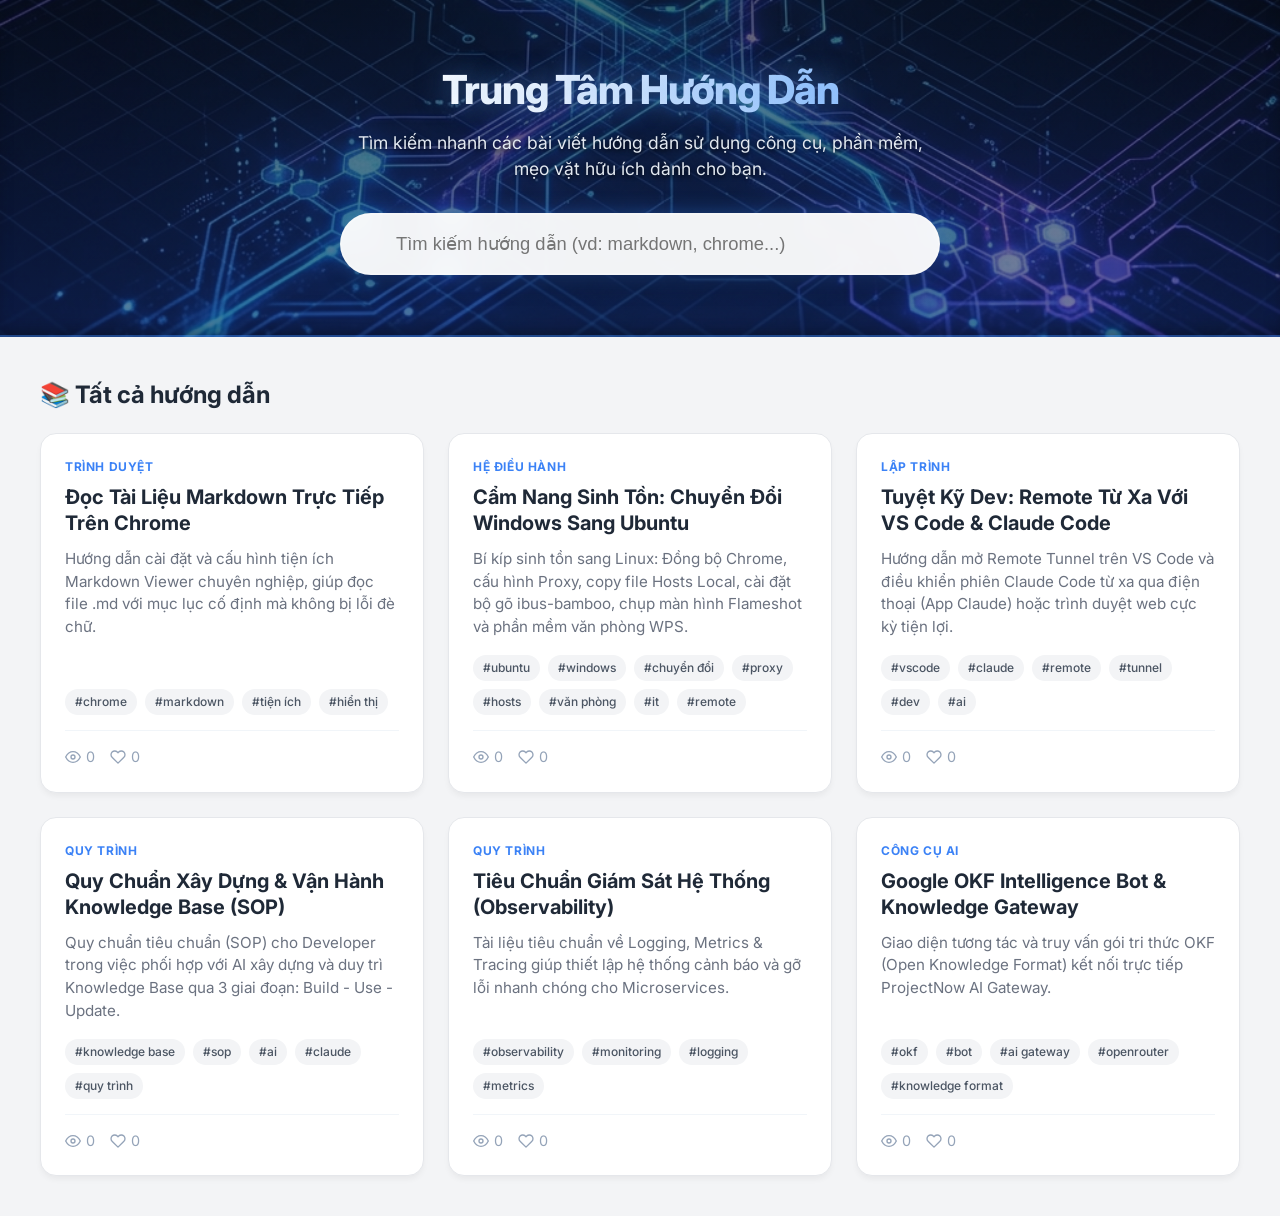
<file: index.html>
<!DOCTYPE html>
<html lang="vi">
<head>
    <meta charset="UTF-8">
    <meta name="viewport" content="width=device-width, initial-scale=1.0">
    <title>Trung Tâm Hướng Dẫn - User Guidelines Hub</title>
    <link rel="icon" type="image/png" href="assets/images/favicon.png">
    <link href="https://fonts.googleapis.com/css2?family=Inter:wght@400;500;700;800&display=swap" rel="stylesheet">
    <link rel="stylesheet" href="assets/css/main.css?v=4">
</head>
<body>

    <header class="header">
        <h1>Trung Tâm Hướng Dẫn</h1>
        <p>Tìm kiếm nhanh các bài viết hướng dẫn sử dụng công cụ, phần mềm, mẹo vặt hữu ích dành cho bạn.</p>
        
        <div class="search-container">
            <svg class="search-icon" width="20" height="20" viewBox="0 0 24 24" fill="none" stroke="currentColor" stroke-width="2" stroke-linecap="round" stroke-linejoin="round">
                <circle cx="11" cy="11" r="8"></circle>
                <line x1="21" y1="21" x2="16.65" y2="16.65"></line>
            </svg>
            <input type="text" id="searchInput" class="search-input" placeholder="Tìm kiếm hướng dẫn (vd: markdown, chrome...)">
        </div>
    </header>

    <main class="main-content">
        <h2 class="section-title">
            📚 Tất cả hướng dẫn
        </h2>
        <div class="guides-grid" id="guidesGrid">
            <!-- Cards will be populated by JS -->
        </div>
    </main>

    <!-- Data and Logic -->
    <script src="data.js?v=3"></script>
    <script src="assets/js/sync-engine.js"></script>
    <script src="assets/js/search.js?v=3"></script>
</body>
</html>
</file>
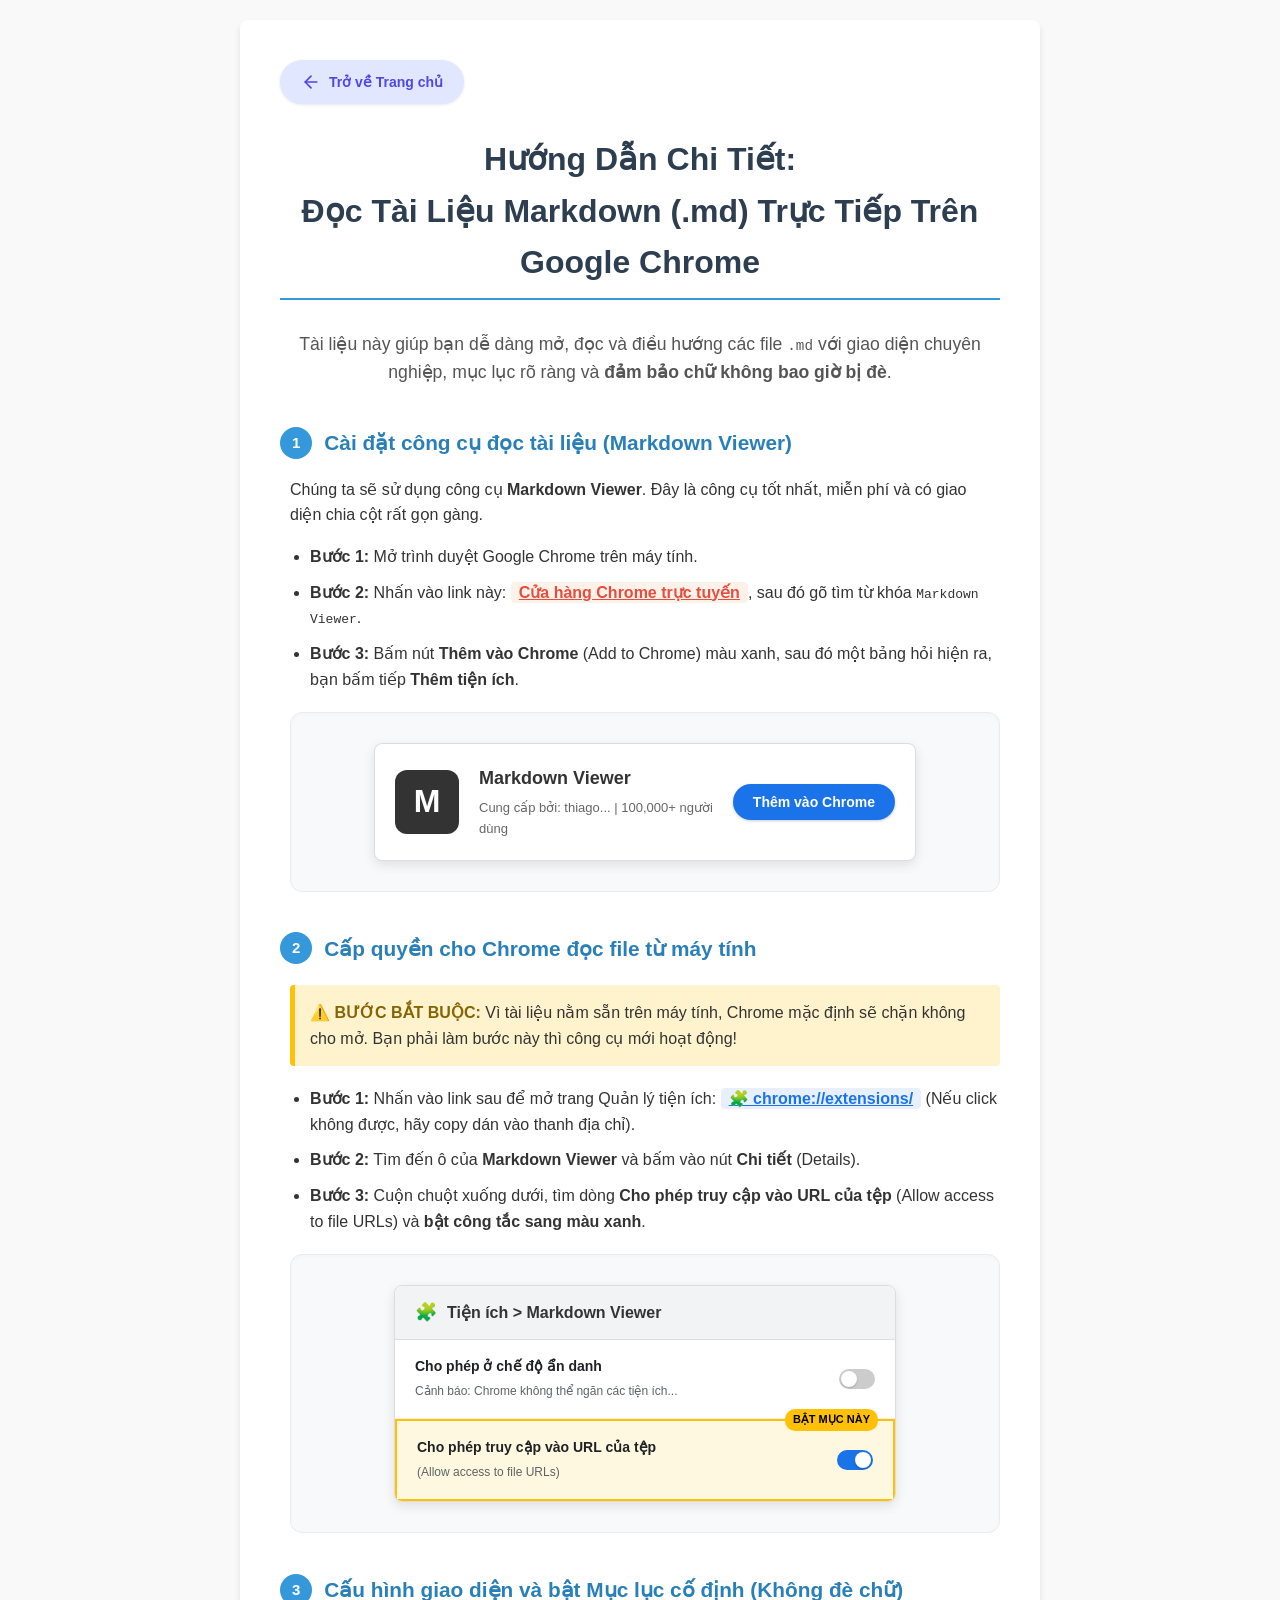
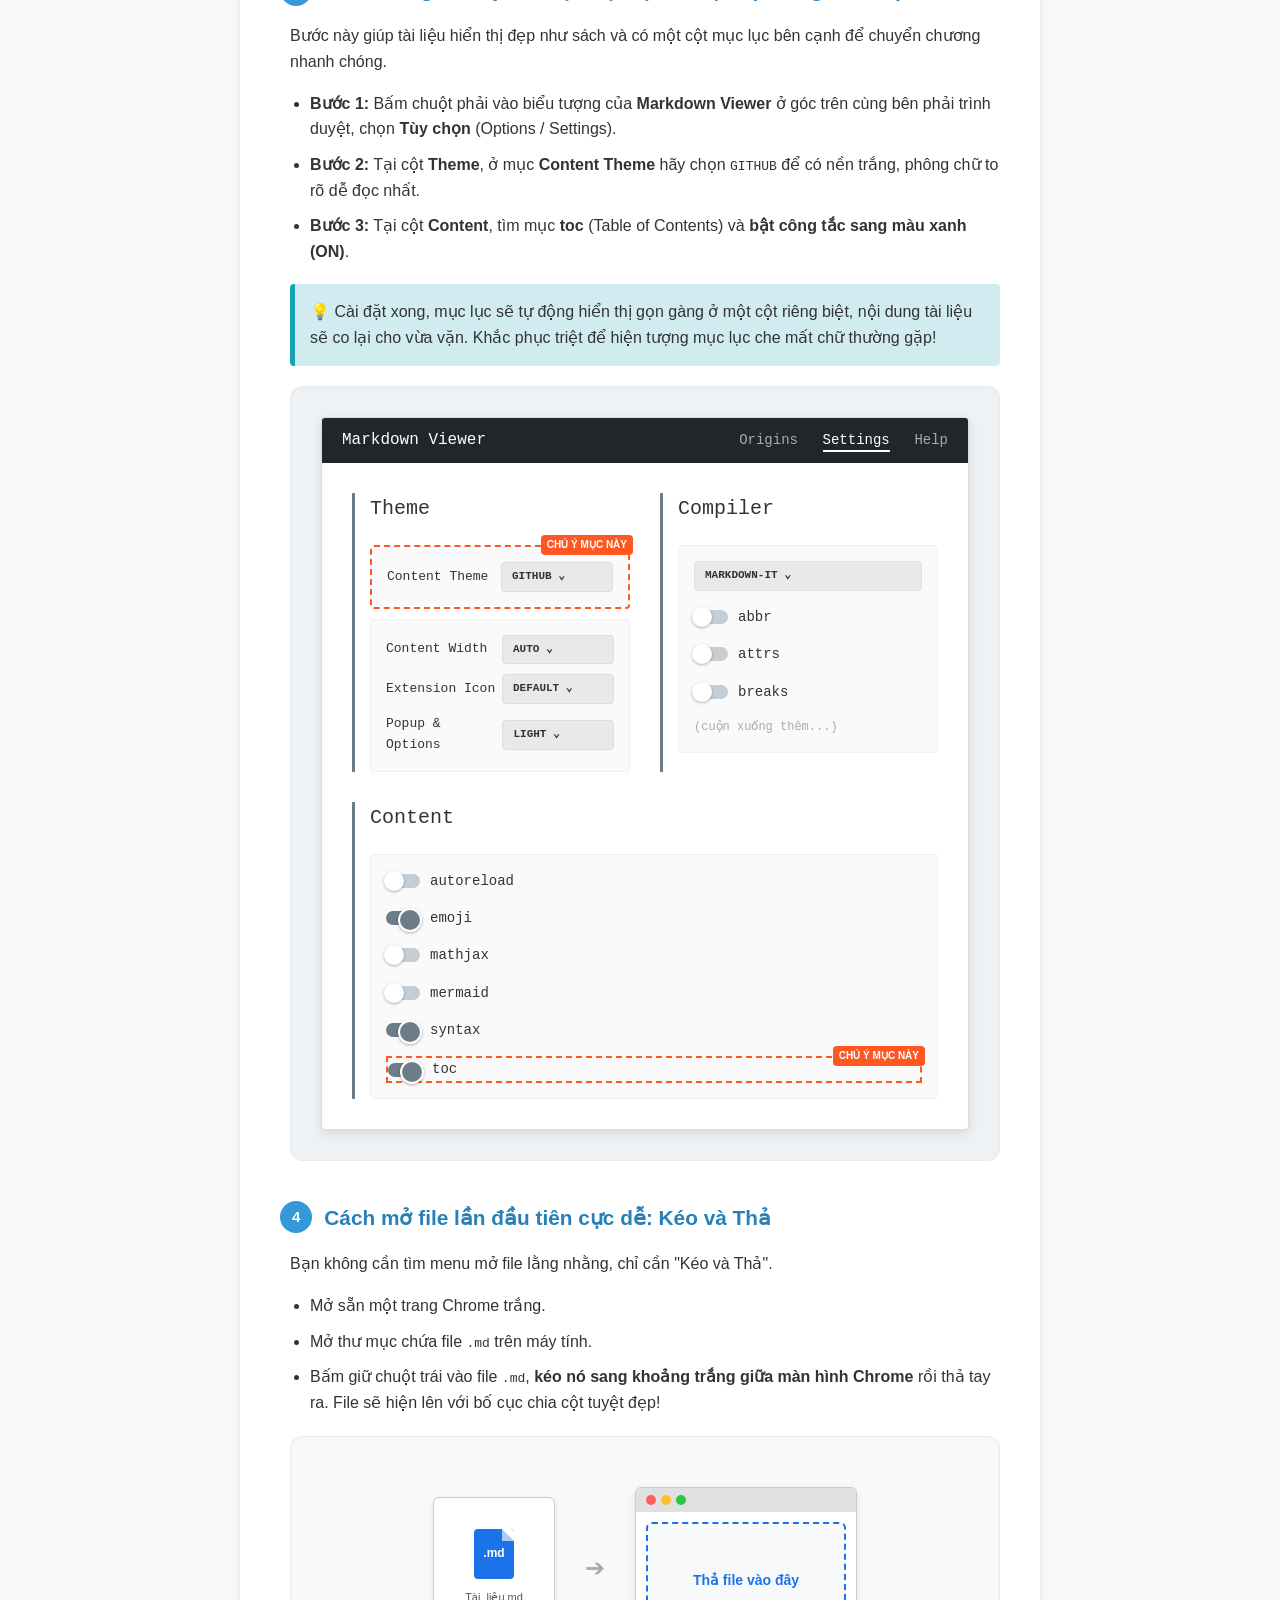
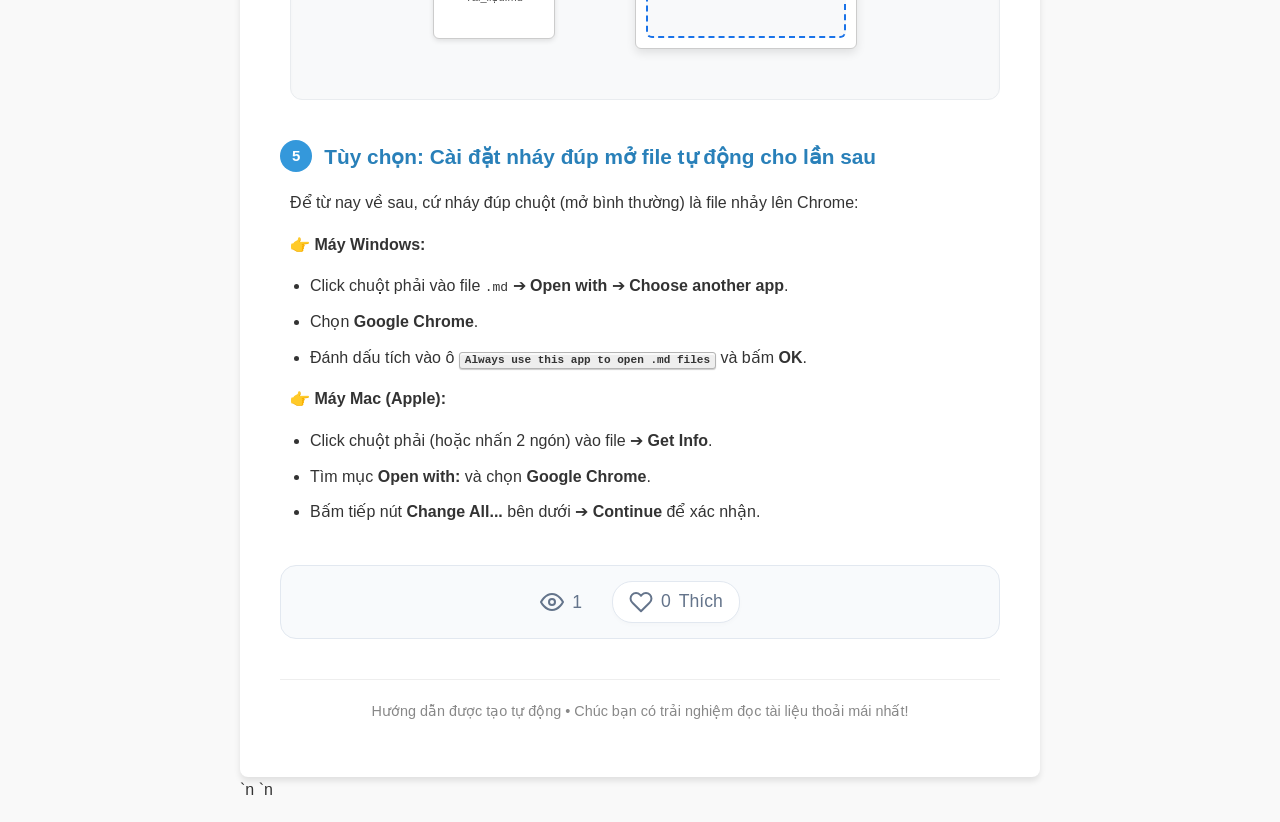
<file: guides/browser-tools/Huong_dan_doc_file_Markdown_Chrome_V2.html>
<!DOCTYPE html>
<html lang="vi">
<head>
    <meta charset="UTF-8">
    <title>Hướng Dẫn Đọc File Markdown Trên Chrome (Bản Chuẩn Cập Nhật)</title>
    <link rel="icon" type="image/png" href="../../assets/images/favicon.png">
    <link rel="stylesheet" href="../../assets/css/guide.css?v=3">
</head>
<body>
    <div class="container">
        <nav class="breadcrumb">
            <a href="../../index.html" class="back-link">
                <svg width="20" height="20" viewBox="0 0 24 24" fill="none" stroke="currentColor" stroke-width="2" stroke-linecap="round" stroke-linejoin="round">
                    <line x1="19" y1="12" x2="5" y2="12"></line>
                    <polyline points="12 19 5 12 12 5"></polyline>
                </svg>
                Trở về Trang chủ
            </a>
        </nav>
        <h1>Hướng Dẫn Chi Tiết:<br>Đọc Tài Liệu Markdown (.md) Trực Tiếp Trên Google Chrome</h1>
        <p style="text-align: center; font-size: 1.1em; color: #555;">Tài liệu này giúp bạn dễ dàng mở, đọc và điều hướng các file <code>.md</code> với giao diện chuyên nghiệp, mục lục rõ ràng và <strong>đảm bảo chữ không bao giờ bị đè</strong>.</p>

        <h2><span>1</span> Cài đặt công cụ đọc tài liệu (Markdown Viewer)</h2>
        <div class="step">
            <p>Chúng ta sẽ sử dụng công cụ <strong>Markdown Viewer</strong>. Đây là công cụ tốt nhất, miễn phí và có giao diện chia cột rất gọn gàng.</p>
            <ul>
                <li><strong>Bước 1:</strong> Mở trình duyệt Google Chrome trên máy tính.</li>
                <li><strong>Bước 2:</strong> Nhấn vào link này: <a href="https://chromewebstore.google.com/category/extensions?utm_source=ext_sidebar&hl=en-US" target="_blank" style="color: #e74c3c; font-weight: bold; text-decoration: underline; background: #fdf2e9; padding: 2px 8px; border-radius: 4px;">Cửa hàng Chrome trực tuyến</a>, sau đó gõ tìm từ khóa <code>Markdown Viewer</code>.</li>
                <li><strong>Bước 3:</strong> Bấm nút <strong>Thêm vào Chrome</strong> (Add to Chrome) màu xanh, sau đó một bảng hỏi hiện ra, bạn bấm tiếp <strong>Thêm tiện ích</strong>.</li>
            </ul>
            <div class="mockup-wrapper">
                <div class="chrome-store">
                    <div class="ext-icon-mock">M</div>
                    <div class="ext-details" style="flex: 1;">
                        <h3>Markdown Viewer</h3>
                        <p>Cung cấp bởi: thiago... | 100,000+ người dùng</p>
                    </div>
                    <div>
                        <a href="https://chromewebstore.google.com/category/extensions?utm_source=ext_sidebar&hl=en-US" target="_blank" style="text-decoration: none;">
                            <button class="btn-add-chrome" style="pointer-events: none;">Thêm vào Chrome</button>
                        </a>
                    </div>
                </div>
            </div>
        </div>

        <h2><span>2</span> Cấp quyền cho Chrome đọc file từ máy tính</h2>
        <div class="step">
            <div class="important-note">
                <strong>⚠️ BƯỚC BẮT BUỘC:</strong> Vì tài liệu nằm sẵn trên máy tính, Chrome mặc định sẽ chặn không cho mở. Bạn phải làm bước này thì công cụ mới hoạt động!
            </div>
            <ul>
                <li><strong>Bước 1:</strong> Nhấn vào link sau để mở trang Quản lý tiện ích: <a href="chrome://extensions/" target="_blank" style="color: #1a73e8; font-weight: bold; text-decoration: underline; background: #e8f0fe; padding: 2px 8px; border-radius: 4px;">🧩 chrome://extensions/</a> (Nếu click không được, hãy copy dán vào thanh địa chỉ).</li>
                <li><strong>Bước 2:</strong> Tìm đến ô của <strong>Markdown Viewer</strong> và bấm vào nút <strong>Chi tiết</strong> (Details).</li>
                <li><strong>Bước 3:</strong> Cuộn chuột xuống dưới, tìm dòng <strong>Cho phép truy cập vào URL của tệp</strong> (Allow access to file URLs) và <strong>bật công tắc sang màu xanh</strong>.</li>
            </ul>
            <div class="mockup-wrapper">
                <div class="ext-setting">
                    <div class="ext-setting-header">
                        <span style="font-size:18px;">🧩</span> Tiện ích > Markdown Viewer
                    </div>
                    <div class="ext-setting-body">
                        <div class="setting-row">
                            <div class="setting-text">
                                <strong>Cho phép ở chế độ ẩn danh</strong>
                                <span>Cảnh báo: Chrome không thể ngăn các tiện ích...</span>
                            </div>
                            <div class="toggle-switch off"></div>
                        </div>
                        <div class="setting-row highlight">
                            <div class="setting-text">
                                <strong>Cho phép truy cập vào URL của tệp</strong>
                                <span>(Allow access to file URLs)</span>
                            </div>
                            <div class="toggle-switch"></div>
                        </div>
                    </div>
                </div>
            </div>
        </div>

        <h2><span>3</span> Cấu hình giao diện và bật Mục lục cố định (Không đè chữ)</h2>
        <div class="step">
            <p>Bước này giúp tài liệu hiển thị đẹp như sách và có một cột mục lục bên cạnh để chuyển chương nhanh chóng.</p>
            <ul>
                <li><strong>Bước 1:</strong> Bấm chuột phải vào biểu tượng của <strong>Markdown Viewer</strong> ở góc trên cùng bên phải trình duyệt, chọn <strong>Tùy chọn</strong> (Options / Settings).</li>
                <li><strong>Bước 2:</strong> Tại cột <strong>Theme</strong>, ở mục <strong>Content Theme</strong> hãy chọn <code>GITHUB</code> để có nền trắng, phông chữ to rõ dễ đọc nhất.</li>
                <li><strong>Bước 3:</strong> Tại cột <strong>Content</strong>, tìm mục <strong>toc</strong> (Table of Contents) và <strong>bật công tắc sang màu xanh (ON)</strong>.</li>
            </ul>
            <div class="pro-tip">
                💡 Cài đặt xong, mục lục sẽ tự động hiển thị gọn gàng ở một cột riêng biệt, nội dung tài liệu sẽ co lại cho vừa vặn. Khắc phục triệt để hiện tượng mục lục che mất chữ thường gặp!
            </div>
            <div class="mockup-wrapper" style="background: #eef2f5;">
                <div class="md-settings-mockup">
                    <div class="md-settings-header">
                        <div>Markdown Viewer</div>
                        <div class="md-settings-nav">
                            <span>Origins</span>
                            <span class="active">Settings</span>
                            <span>Help</span>
                        </div>
                    </div>
                    <div class="md-settings-body">
                        <div class="md-column">
                            <h3>Theme</h3>
                            <div class="md-box highlight-border" style="margin-bottom: 10px;">
                                <div class="md-row">
                                    <span>Content Theme</span>
                                    <div class="md-select">GITHUB ⌄</div>
                                </div>
                            </div>
                            <div class="md-box">
                                <div class="md-row" style="margin-bottom: 10px;">
                                    <span>Content Width</span>
                                    <div class="md-select">AUTO ⌄</div>
                                </div>
                                <div class="md-row" style="margin-bottom: 10px;">
                                    <span>Extension Icon</span>
                                    <div class="md-select">DEFAULT ⌄</div>
                                </div>
                                <div class="md-row">
                                    <span>Popup & Options</span>
                                    <div class="md-select">LIGHT ⌄</div>
                                </div>
                            </div>
                        </div>
                        <div class="md-column">
                            <h3>Compiler</h3>
                            <div class="md-box">
                                <div class="md-select wide">MARKDOWN-IT ⌄</div>
                                <div class="md-toggle-row"><div class="md-toggle"></div> abbr</div>
                                <div class="md-toggle-row"><div class="md-toggle"></div> attrs</div>
                                <div class="md-toggle-row"><div class="md-toggle"></div> breaks</div>
                                <div style="color: #aaa; font-size: 12px; margin-top: 10px;">(cuộn xuống thêm...)</div>
                            </div>
                        </div>
                        <div class="md-column">
                            <h3>Content</h3>
                            <div class="md-box">
                                <div class="md-toggle-row"><div class="md-toggle"></div> autoreload</div>
                                <div class="md-toggle-row"><div class="md-toggle on"></div> emoji</div>
                                <div class="md-toggle-row"><div class="md-toggle"></div> mathjax</div>
                                <div class="md-toggle-row"><div class="md-toggle"></div> mermaid</div>
                                <div class="md-toggle-row"><div class="md-toggle on"></div> syntax</div>
                                <div class="md-toggle-row highlight-border"><div class="md-toggle on"></div> toc</div>
                            </div>
                        </div>
                    </div>
                </div>
            </div>
        </div>

        <h2><span>4</span> Cách mở file lần đầu tiên cực dễ: Kéo và Thả</h2>
        <div class="step">
            <p>Bạn không cần tìm menu mở file lằng nhằng, chỉ cần "Kéo và Thả".</p>
            <ul>
                <li>Mở sẵn một trang Chrome trắng.</li>
                <li>Mở thư mục chứa file <code>.md</code> trên máy tính.</li>
                <li>Bấm giữ chuột trái vào file <code>.md</code>, <strong>kéo nó sang khoảng trắng giữa màn hình Chrome</strong> rồi thả tay ra. File sẽ hiện lên với bố cục chia cột tuyệt đẹp!</li>
            </ul>
            <div class="mockup-wrapper">
                <div class="drag-mockup">
                    <div class="desktop-folder">
                        <div class="file-md">.md</div>
                        <div style="font-size: 11px; margin-top: 10px; color: #555; text-align: center;">Tài_liệu.md</div>
                    </div>
                    <div style="font-size: 24px; color: #aaa;">➔</div>
                    <div class="browser-window-mock">
                        <div class="browser-top">
                            <div class="browser-dot"></div>
                            <div class="browser-dot"></div>
                            <div class="browser-dot"></div>
                        </div>
                        <div class="browser-body">
                            Thả file vào đây
                        </div>
                    </div>
                </div>
            </div>
        </div>

        <h2><span>5</span> Tùy chọn: Cài đặt nháy đúp mở file tự động cho lần sau</h2>
        <div class="step">
            <p>Để từ nay về sau, cứ nháy đúp chuột (mở bình thường) là file nhảy lên Chrome:</p>
            <p><strong>👉 Máy Windows:</strong></p>
            <ul>
                <li>Click chuột phải vào file <code>.md</code> ➔ <strong>Open with</strong> ➔ <strong>Choose another app</strong>.</li>
                <li>Chọn <strong>Google Chrome</strong>.</li>
                <li>Đánh dấu tích vào ô <kbd>Always use this app to open .md files</kbd> và bấm <strong>OK</strong>.</li>
            </ul>
            <p><strong>👉 Máy Mac (Apple):</strong></p>
            <ul>
                <li>Click chuột phải (hoặc nhấn 2 ngón) vào file ➔ <strong>Get Info</strong>.</li>
                <li>Tìm mục <strong>Open with:</strong> và chọn <strong>Google Chrome</strong>.</li>
                <li>Bấm tiếp nút <strong>Change All...</strong> bên dưới ➔ <strong>Continue</strong> để xác nhận.</li>
            </ul>
        </div>

        <div class="interaction-bar">
            <div class="interaction-item" title="Lượt xem">
                <svg width="24" height="24" viewBox="0 0 24 24" fill="none" stroke="currentColor" stroke-width="2" stroke-linecap="round" stroke-linejoin="round">
                    <path d="M1 12s4-8 11-8 11 8 11 8-4 8-11 8-11-8-11-8z"></path>
                    <circle cx="12" cy="12" r="3"></circle>
                </svg>
                <span id="viewCount">...</span>
            </div>
            <button id="likeBtn" class="interaction-btn" title="Thích bài viết">
                <svg width="24" height="24" viewBox="0 0 24 24" fill="none" stroke="currentColor" stroke-width="2" stroke-linecap="round" stroke-linejoin="round">
                    <path d="M20.84 4.61a5.5 5.5 0 0 0-7.78 0L12 5.67l-1.06-1.06a5.5 5.5 0 0 0-7.78 7.78l1.06 1.06L12 21.23l7.78-7.78 1.06-1.06a5.5 5.5 0 0 0 0-7.78z"></path>
                </svg>
                <span id="likeCount">...</span> Thích
            </button>
        </div>
        
        <hr style="border: 0; border-top: 1px solid #eee; margin: 40px 0 20px;">
        <p style="text-align: center; color: #888; font-size: 0.9em;">Hướng dẫn được tạo tự động • Chúc bạn có trải nghiệm đọc tài liệu thoải mái nhất!</p>
    </div>

    <!-- Nút Lên Đầu Trang -->
    <button id="backToTop" class="back-to-top" aria-label="Lên đầu trang">
        <svg width="20" height="20" viewBox="0 0 24 24" fill="none" stroke="currentColor" stroke-width="3" stroke-linecap="round" stroke-linejoin="round">
            <polyline points="18 15 12 9 6 15"></polyline>
        </svg>
        <span>Lên Đầu Trang</span>
    </button>

    <script src="../../data.js"></script>`n    <script src="../../assets/js/guide.js?v=2"></script>
    <script src="../../assets/js/sync-engine.js"></script>`n    <script src="../../assets/js/interaction.js"></script>
</body>
</html>
</file>
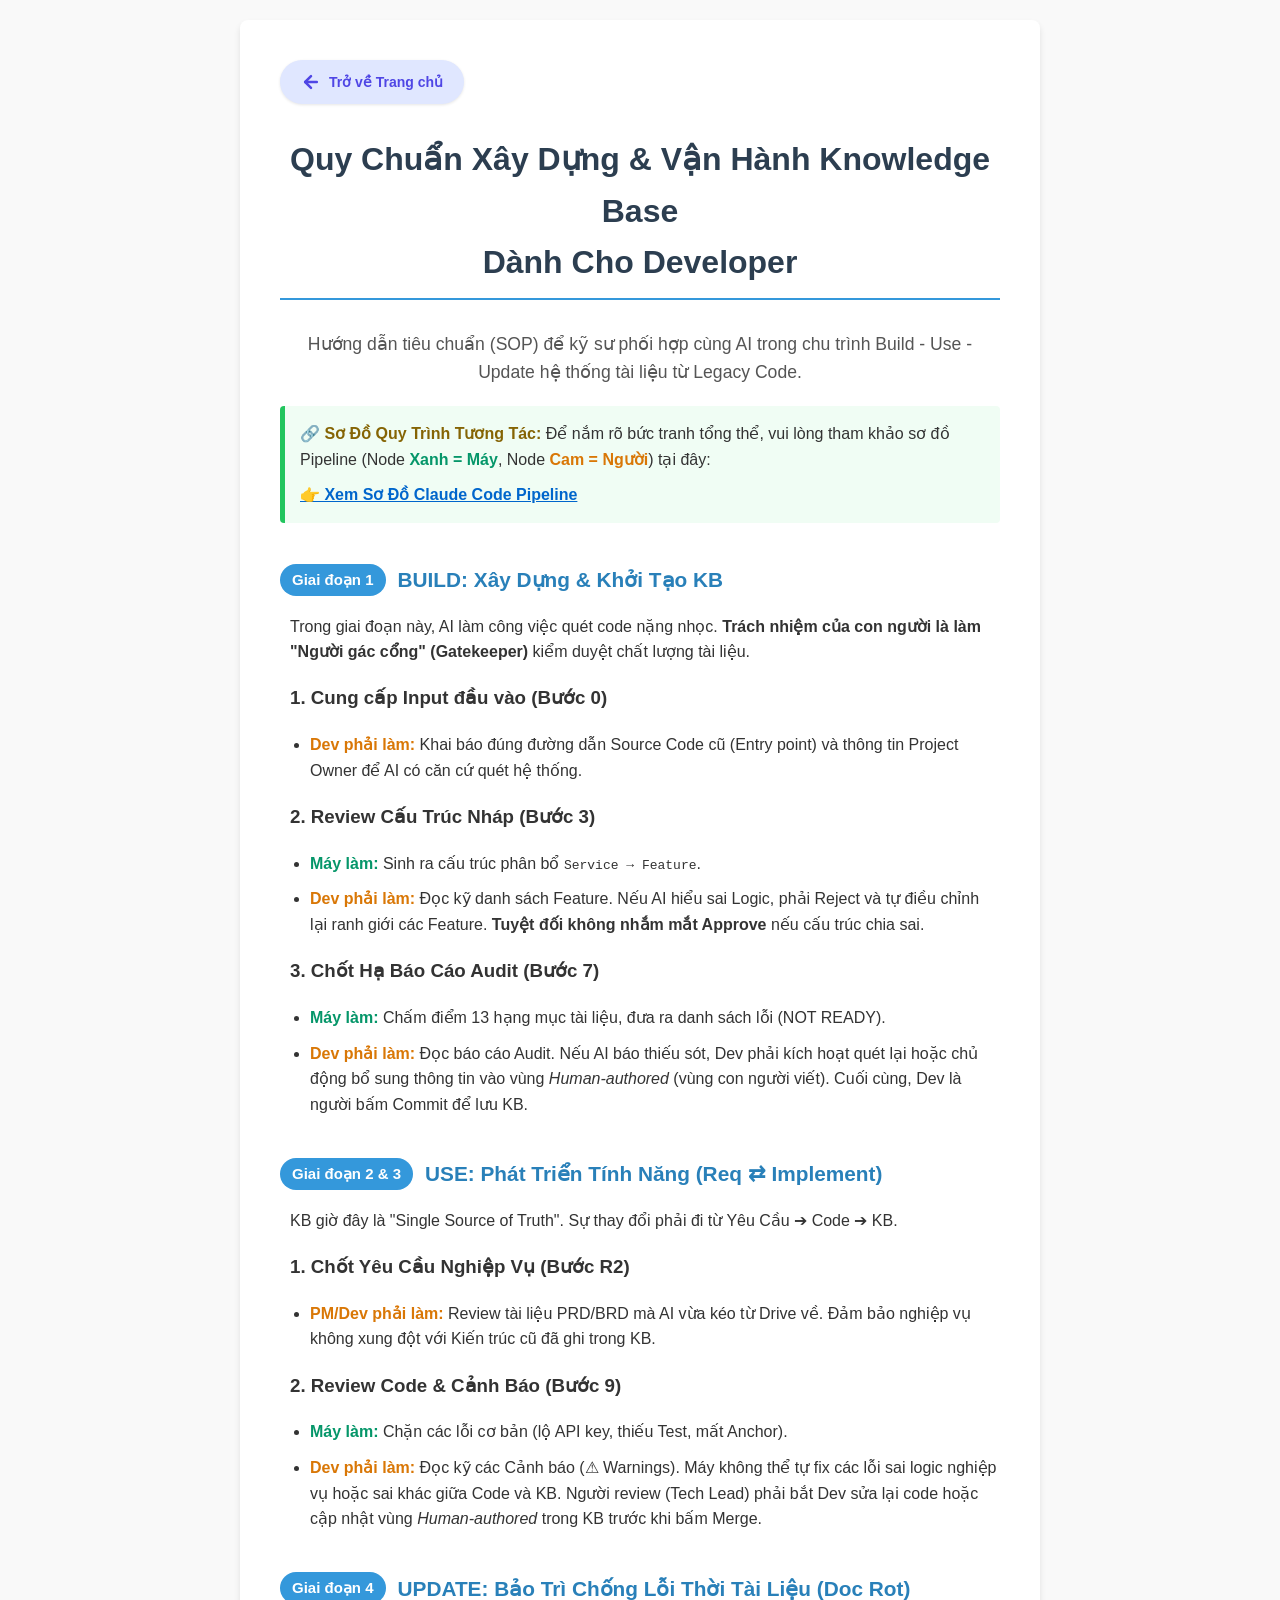
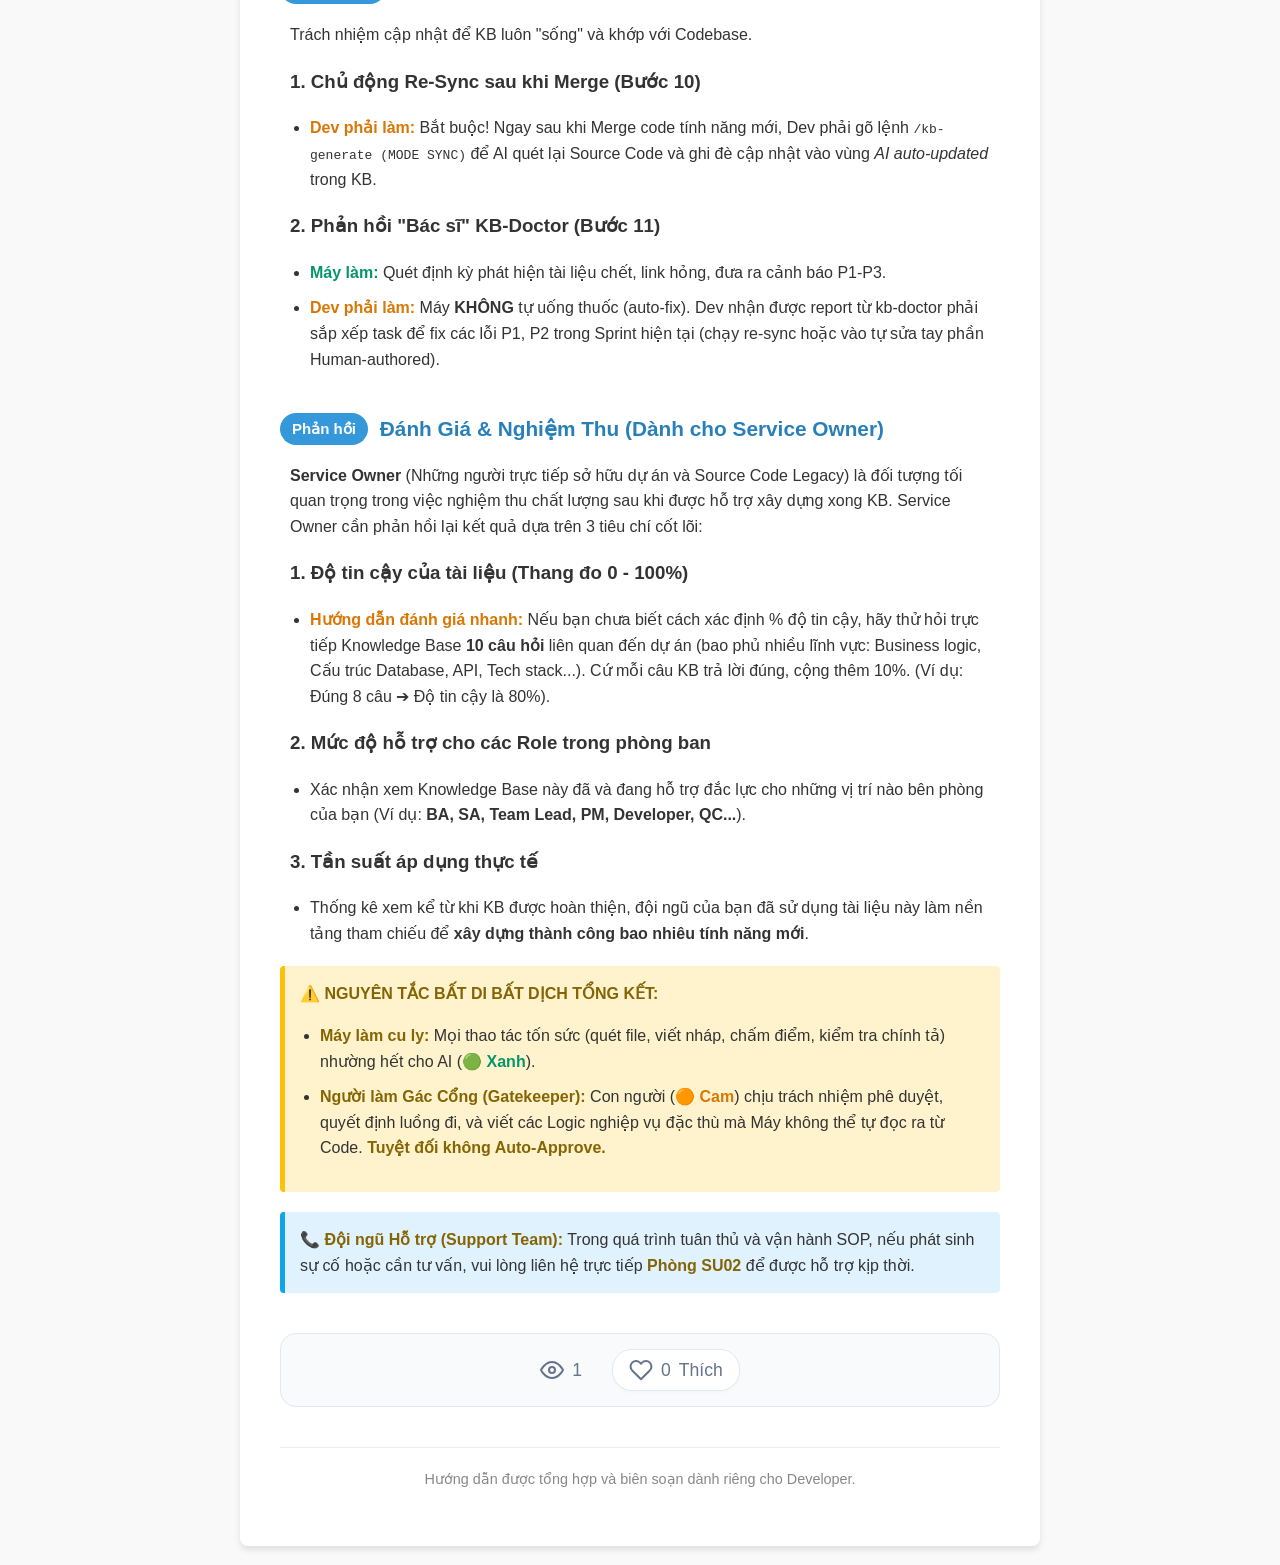
<file: guides/knowledge-base/kb-sop.html>
<!DOCTYPE html>
<html lang="vi">
<head>
    <meta charset="UTF-8">
    <title>Quy Chuẩn Xây Dựng & Vận Hành Knowledge Base (SOP)</title>
    <link rel="icon" type="image/png" href="../../assets/images/favicon.png">
    <link rel="stylesheet" href="../../assets/css/guide.css?v=4">
    <style>
        .role-human { color: #d97706; font-weight: bold; }
        .role-machine { color: #059669; font-weight: bold; }
    </style>
</head>
<body>
    <div class="container">
        <nav class="breadcrumb">
            <a href="../../index.html" class="back-link">
                <svg width="20" height="20" viewBox="0 0 24 24" fill="none" stroke="currentColor" stroke-width="3" stroke-linecap="round" stroke-linejoin="round">
                    <line x1="19" y1="12" x2="5" y2="12"></line>
                    <polyline points="12 19 5 12 12 5"></polyline>
                </svg>
                Trở về Trang chủ
            </a>
        </nav>
        
        <h1>Quy Chuẩn Xây Dựng & Vận Hành Knowledge Base<br>Dành Cho Developer</h1>
        <p style="text-align: center; font-size: 1.1em; color: #555;">Hướng dẫn tiêu chuẩn (SOP) để kỹ sư phối hợp cùng AI trong chu trình Build - Use - Update hệ thống tài liệu từ Legacy Code.</p>
        
        <div class="important-note" style="background-color: #f0fdf4; border-left-color: #22c55e;">
            <strong>🔗 Sơ Đồ Quy Trình Tương Tác:</strong> Để nắm rõ bức tranh tổng thể, vui lòng tham khảo sơ đồ Pipeline (Node <span class="role-machine">Xanh = Máy</span>, Node <span class="role-human">Cam = Người</span>) tại đây:<br>
            <a href="https://claude.ai/code/artifact/89d0e362-c091-464b-8df4-fce9ea449406" target="_blank" style="display: inline-block; margin-top: 10px; font-weight: bold; color: #0066cc;">👉 Xem Sơ Đồ Claude Code Pipeline</a>
        </div>

        <h2><span>Giai đoạn 1</span> BUILD: Xây Dựng & Khởi Tạo KB</h2>
        <div class="step">
            <p>Trong giai đoạn này, AI làm công việc quét code nặng nhọc. <strong>Trách nhiệm của con người là làm "Người gác cổng" (Gatekeeper)</strong> kiểm duyệt chất lượng tài liệu.</p>
            
            <h3>1. Cung cấp Input đầu vào (Bước 0)</h3>
            <ul>
                <li><span class="role-human">Dev phải làm:</span> Khai báo đúng đường dẫn Source Code cũ (Entry point) và thông tin Project Owner để AI có căn cứ quét hệ thống.</li>
            </ul>

            <h3>2. Review Cấu Trúc Nháp (Bước 3)</h3>
            <ul>
                <li><span class="role-machine">Máy làm:</span> Sinh ra cấu trúc phân bổ <code>Service → Feature</code>.</li>
                <li><span class="role-human">Dev phải làm:</span> Đọc kỹ danh sách Feature. Nếu AI hiểu sai Logic, phải Reject và tự điều chỉnh lại ranh giới các Feature. <strong>Tuyệt đối không nhắm mắt Approve</strong> nếu cấu trúc chia sai.</li>
            </ul>

            <h3>3. Chốt Hạ Báo Cáo Audit (Bước 7)</h3>
            <ul>
                <li><span class="role-machine">Máy làm:</span> Chấm điểm 13 hạng mục tài liệu, đưa ra danh sách lỗi (NOT READY).</li>
                <li><span class="role-human">Dev phải làm:</span> Đọc báo cáo Audit. Nếu AI báo thiếu sót, Dev phải kích hoạt quét lại hoặc chủ động bổ sung thông tin vào vùng <em>Human-authored</em> (vùng con người viết). Cuối cùng, Dev là người bấm Commit để lưu KB.</li>
            </ul>
        </div>

        <h2><span>Giai đoạn 2 & 3</span> USE: Phát Triển Tính Năng (Req ⇄ Implement)</h2>
        <div class="step">
            <p>KB giờ đây là "Single Source of Truth". Sự thay đổi phải đi từ Yêu Cầu ➔ Code ➔ KB.</p>
            
            <h3>1. Chốt Yêu Cầu Nghiệp Vụ (Bước R2)</h3>
            <ul>
                <li><span class="role-human">PM/Dev phải làm:</span> Review tài liệu PRD/BRD mà AI vừa kéo từ Drive về. Đảm bảo nghiệp vụ không xung đột với Kiến trúc cũ đã ghi trong KB.</li>
            </ul>

            <h3>2. Review Code & Cảnh Báo (Bước 9)</h3>
            <ul>
                <li><span class="role-machine">Máy làm:</span> Chặn các lỗi cơ bản (lộ API key, thiếu Test, mất Anchor).</li>
                <li><span class="role-human">Dev phải làm:</span> Đọc kỹ các Cảnh báo (⚠ Warnings). Máy không thể tự fix các lỗi sai logic nghiệp vụ hoặc sai khác giữa Code và KB. Người review (Tech Lead) phải bắt Dev sửa lại code hoặc cập nhật vùng <em>Human-authored</em> trong KB trước khi bấm Merge.</li>
            </ul>
        </div>

        <h2><span>Giai đoạn 4</span> UPDATE: Bảo Trì Chống Lỗi Thời Tài Liệu (Doc Rot)</h2>
        <div class="step">
            <p>Trách nhiệm cập nhật để KB luôn "sống" và khớp với Codebase.</p>
            
            <h3>1. Chủ động Re-Sync sau khi Merge (Bước 10)</h3>
            <ul>
                <li><span class="role-human">Dev phải làm:</span> Bắt buộc! Ngay sau khi Merge code tính năng mới, Dev phải gõ lệnh <code>/kb-generate (MODE SYNC)</code> để AI quét lại Source Code và ghi đè cập nhật vào vùng <em>AI auto-updated</em> trong KB.</li>
            </ul>

            <h3>2. Phản hồi "Bác sĩ" KB-Doctor (Bước 11)</h3>
            <ul>
                <li><span class="role-machine">Máy làm:</span> Quét định kỳ phát hiện tài liệu chết, link hỏng, đưa ra cảnh báo P1-P3.</li>
                <li><span class="role-human">Dev phải làm:</span> Máy <strong>KHÔNG</strong> tự uống thuốc (auto-fix). Dev nhận được report từ kb-doctor phải sắp xếp task để fix các lỗi P1, P2 trong Sprint hiện tại (chạy re-sync hoặc vào tự sửa tay phần Human-authored).</li>
            </ul>
        </div>

        <h2><span>Phản hồi</span> Đánh Giá & Nghiệm Thu (Dành cho Service Owner)</h2>
        <div class="step">
            <p><strong>Service Owner</strong> (Những người trực tiếp sở hữu dự án và Source Code Legacy) là đối tượng tối quan trọng trong việc nghiệm thu chất lượng sau khi được hỗ trợ xây dựng xong KB. Service Owner cần phản hồi lại kết quả dựa trên 3 tiêu chí cốt lõi:</p>
            
            <h3>1. Độ tin cậy của tài liệu (Thang đo 0 - 100%)</h3>
            <ul>
                <li><span class="role-human">Hướng dẫn đánh giá nhanh:</span> Nếu bạn chưa biết cách xác định % độ tin cậy, hãy thử hỏi trực tiếp Knowledge Base <strong>10 câu hỏi</strong> liên quan đến dự án (bao phủ nhiều lĩnh vực: Business logic, Cấu trúc Database, API, Tech stack...). Cứ mỗi câu KB trả lời đúng, cộng thêm 10%. (Ví dụ: Đúng 8 câu ➔ Độ tin cậy là 80%).</li>
            </ul>

            <h3>2. Mức độ hỗ trợ cho các Role trong phòng ban</h3>
            <ul>
                <li>Xác nhận xem Knowledge Base này đã và đang hỗ trợ đắc lực cho những vị trí nào bên phòng của bạn (Ví dụ: <strong>BA, SA, Team Lead, PM, Developer, QC...</strong>).</li>
            </ul>

            <h3>3. Tần suất áp dụng thực tế</h3>
            <ul>
                <li>Thống kê xem kể từ khi KB được hoàn thiện, đội ngũ của bạn đã sử dụng tài liệu này làm nền tảng tham chiếu để <strong>xây dựng thành công bao nhiêu tính năng mới</strong>.</li>
            </ul>
        </div>

        <div class="important-note" style="background-color: #fff3cd; border-left-color: #ffc107;">
            <strong>⚠️ NGUYÊN TẮC BẤT DI BẤT DỊCH TỔNG KẾT:</strong>
            <ul>
                <li><strong>Máy làm cu ly:</strong> Mọi thao tác tốn sức (quét file, viết nháp, chấm điểm, kiểm tra chính tả) nhường hết cho AI (🟢 <span class="role-machine">Xanh</span>).</li>
                <li><strong>Người làm Gác Cổng (Gatekeeper):</strong> Con người (🟠 <span class="role-human">Cam</span>) chịu trách nhiệm phê duyệt, quyết định luồng đi, và viết các Logic nghiệp vụ đặc thù mà Máy không thể tự đọc ra từ Code. <strong>Tuyệt đối không Auto-Approve.</strong></li>
            </ul>
        </div>

        <div class="important-note" style="background-color: #e0f2fe; border-left-color: #0ea5e9;">
            <strong>📞 Đội ngũ Hỗ trợ (Support Team):</strong> Trong quá trình tuân thủ và vận hành SOP, nếu phát sinh sự cố hoặc cần tư vấn, vui lòng liên hệ trực tiếp <strong>Phòng SU02</strong> để được hỗ trợ kịp thời.
        </div>

        <!-- Thanh tương tác -->
        <div class="interaction-bar">
            <div class="interaction-item" title="Lượt xem">
                <svg width="24" height="24" viewBox="0 0 24 24" fill="none" stroke="currentColor" stroke-width="2" stroke-linecap="round" stroke-linejoin="round">
                    <path d="M1 12s4-8 11-8 11 8 11 8-4 8-11 8-11-8-11-8z"></path>
                    <circle cx="12" cy="12" r="3"></circle>
                </svg>
                <span id="viewCount">...</span>
            </div>
            <button id="likeBtn" class="interaction-btn" title="Thích bài viết">
                <svg width="24" height="24" viewBox="0 0 24 24" fill="none" stroke="currentColor" stroke-width="2" stroke-linecap="round" stroke-linejoin="round">
                    <path d="M20.84 4.61a5.5 5.5 0 0 0-7.78 0L12 5.67l-1.06-1.06a5.5 5.5 0 0 0-7.78 7.78l1.06 1.06L12 21.23l7.78-7.78 1.06-1.06a5.5 5.5 0 0 0 0-7.78z"></path>
                </svg>
                <span id="likeCount">...</span> Thích
            </button>
        </div>
        
        <hr style="border: 0; border-top: 1px solid #eee; margin: 40px 0 20px;">
        <p style="text-align: center; color: #888; font-size: 0.9em;">Hướng dẫn được tổng hợp và biên soạn dành riêng cho Developer.</p>
    </div>

    <!-- Nút Lên Đầu Trang -->
    <button id="backToTop" class="back-to-top" aria-label="Lên đầu trang">
        <svg width="20" height="20" viewBox="0 0 24 24" fill="none" stroke="currentColor" stroke-width="3" stroke-linecap="round" stroke-linejoin="round">
            <polyline points="18 15 12 9 6 15"></polyline>
        </svg>
        <span>Lên Đầu Trang</span>
    </button>

    <script src="../../data.js"></script>
    <script src="../../assets/js/guide.js?v=2"></script>
    <script src="../../assets/js/sync-engine.js"></script>
    <script src="../../assets/js/interaction.js"></script>
</body>
</html>
</file>
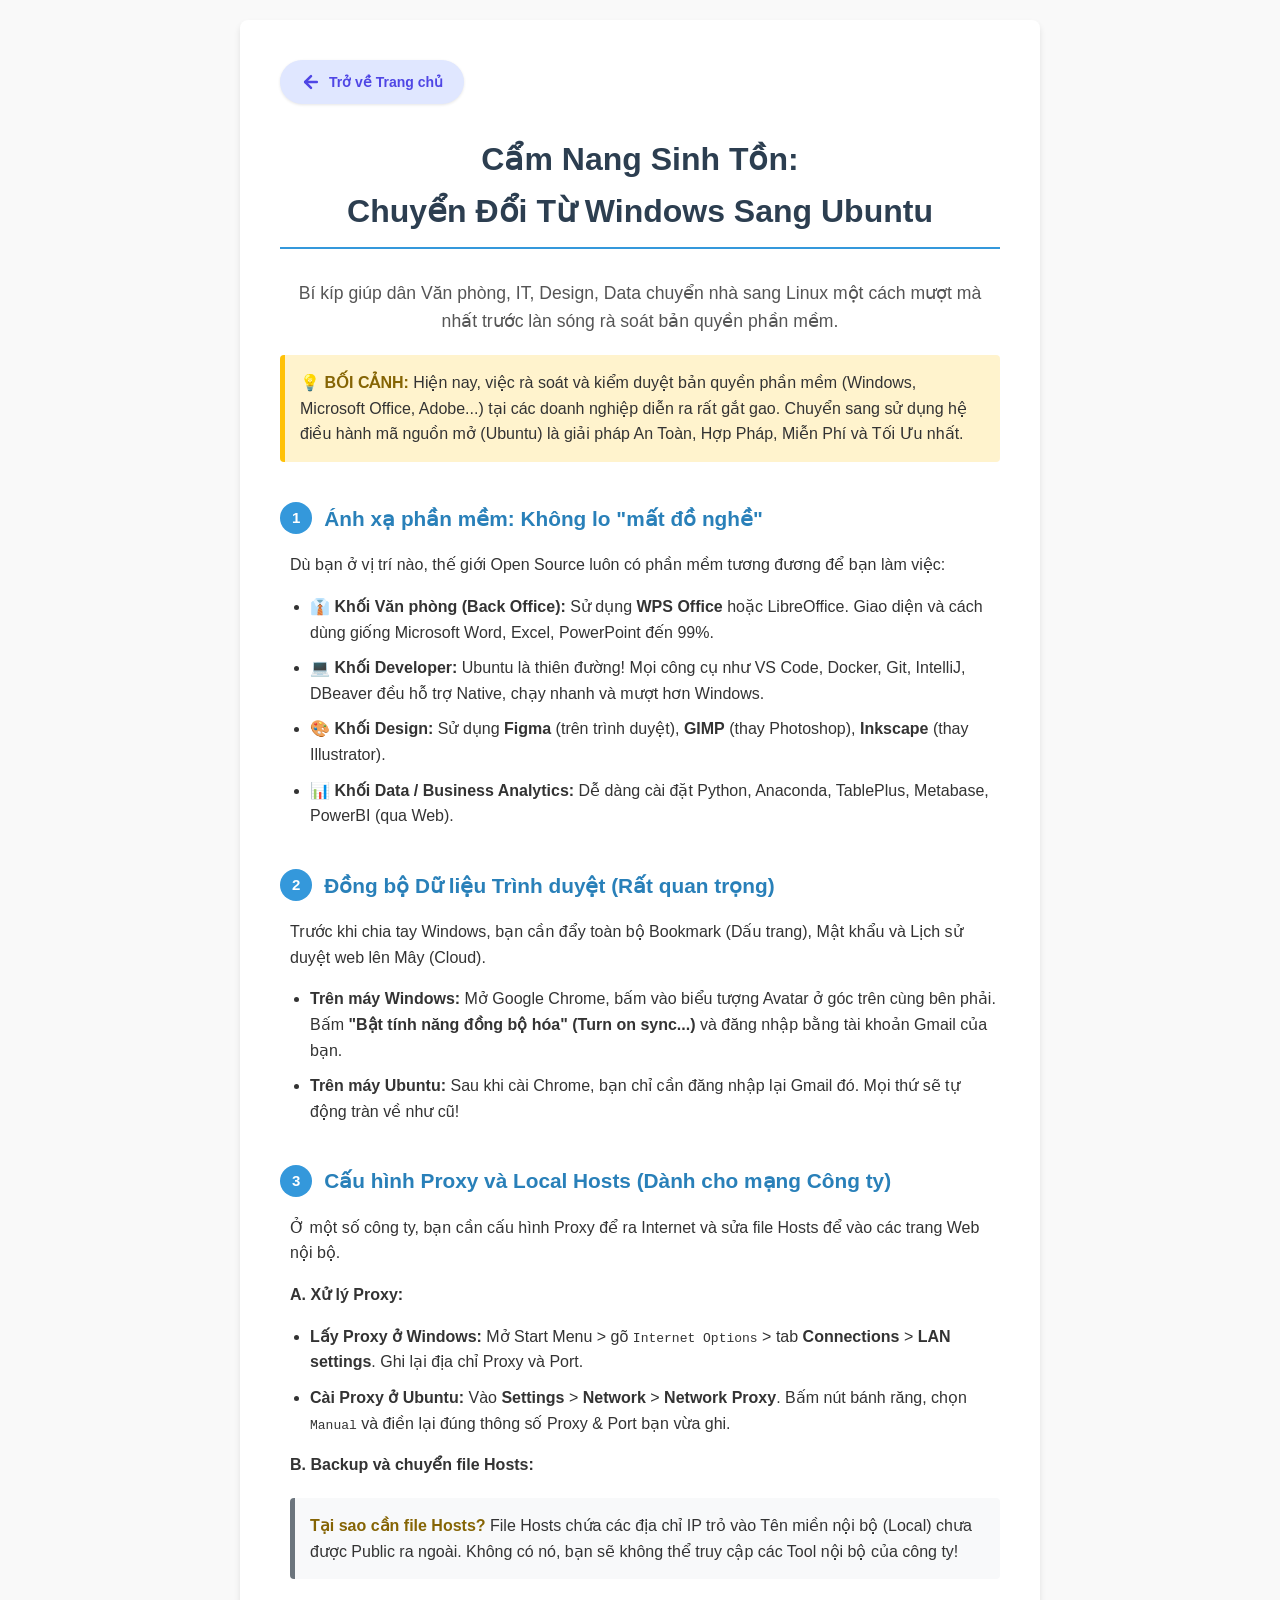
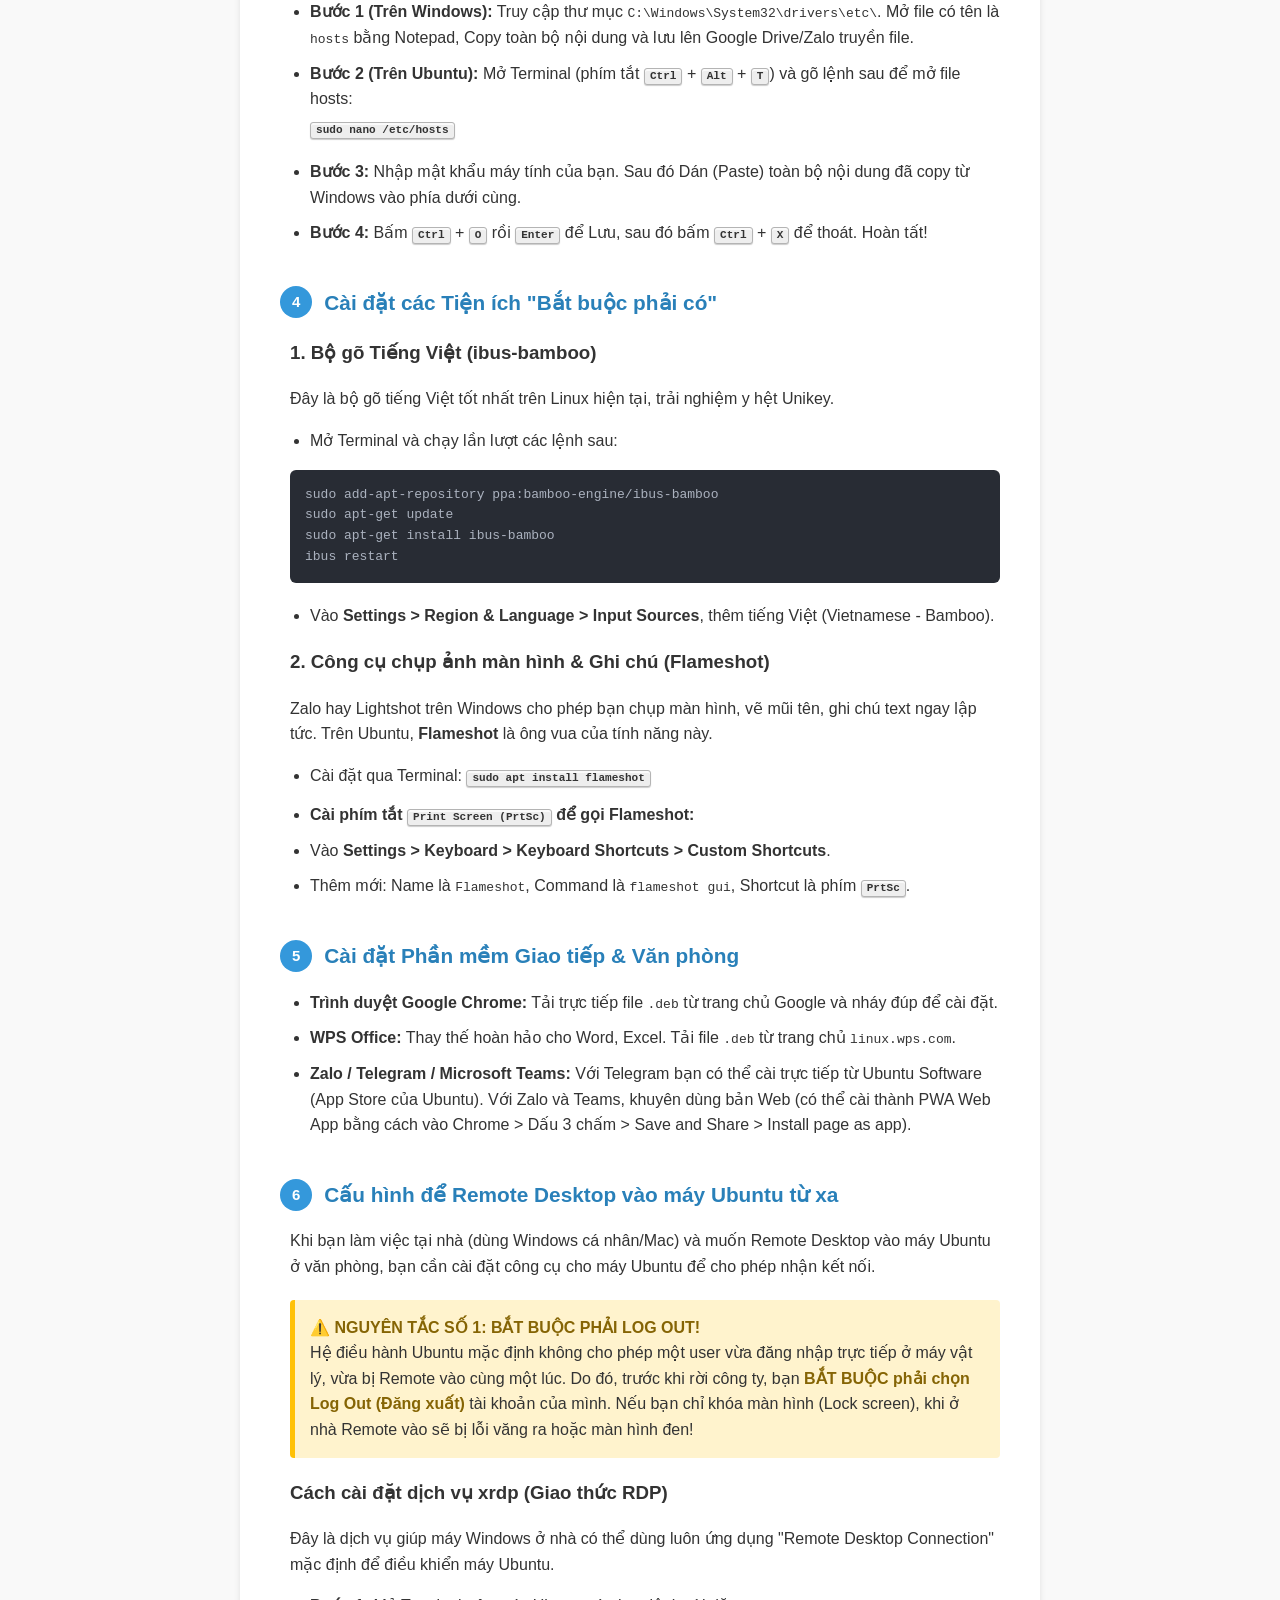
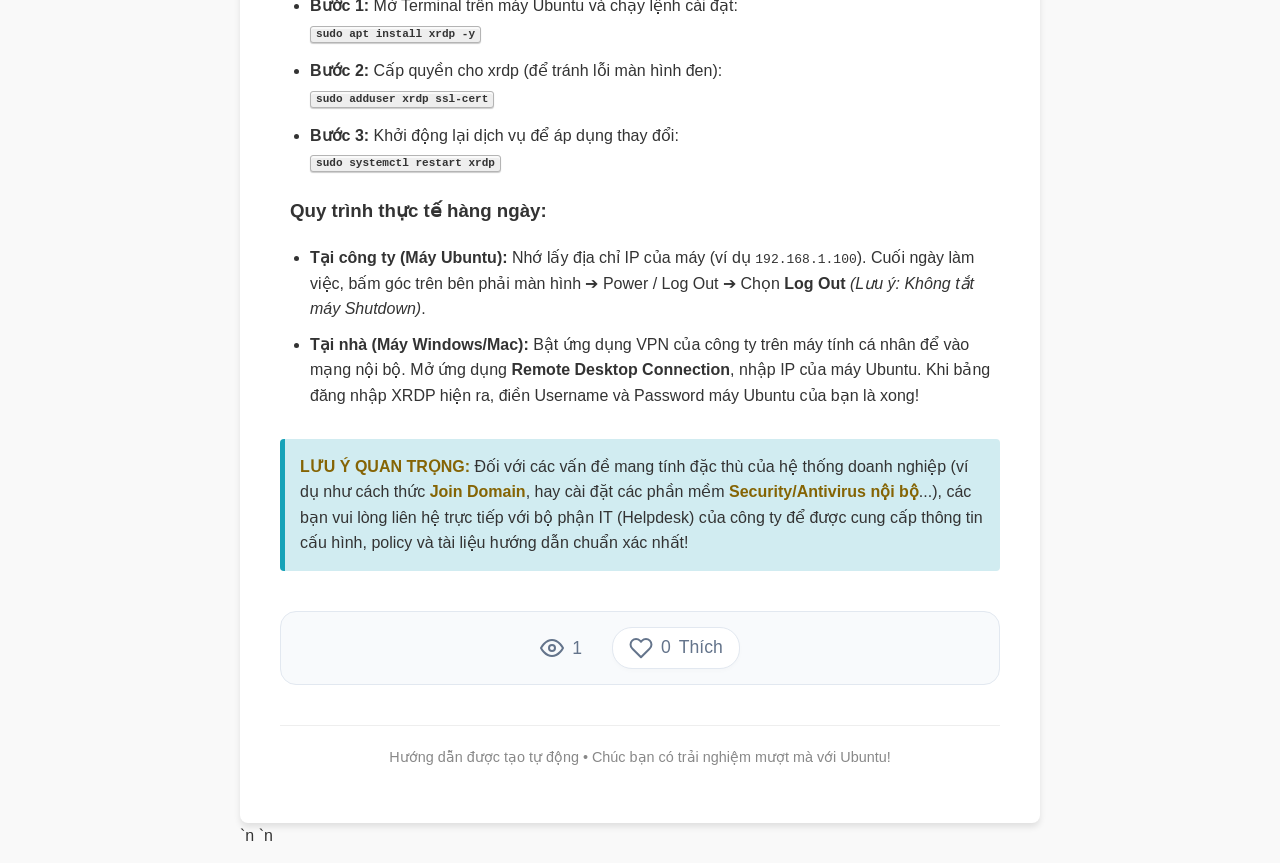
<file: guides/os/windows-to-ubuntu-migration.html>
<!DOCTYPE html>
<html lang="vi">
<head>
    <meta charset="UTF-8">
    <title>Cẩm Nang Chuyển Đổi: Từ Windows Sang Ubuntu Dành Cho Dân Văn Phòng & IT</title>
    <link rel="icon" type="image/png" href="../../assets/images/favicon.png">
    <link rel="stylesheet" href="../../assets/css/guide.css?v=3">
</head>
<body>
    <div class="container">
        <nav class="breadcrumb">
            <a href="../../index.html" class="back-link">
                <svg width="20" height="20" viewBox="0 0 24 24" fill="none" stroke="currentColor" stroke-width="3" stroke-linecap="round" stroke-linejoin="round">
                    <line x1="19" y1="12" x2="5" y2="12"></line>
                    <polyline points="12 19 5 12 12 5"></polyline>
                </svg>
                Trở về Trang chủ
            </a>
        </nav>
        <h1>Cẩm Nang Sinh Tồn:<br>Chuyển Đổi Từ Windows Sang Ubuntu</h1>
        <p style="text-align: center; font-size: 1.1em; color: #555;">Bí kíp giúp dân Văn phòng, IT, Design, Data chuyển nhà sang Linux một cách mượt mà nhất trước làn sóng rà soát bản quyền phần mềm.</p>

        <div class="important-note">
            <strong>💡 BỐI CẢNH:</strong> Hiện nay, việc rà soát và kiểm duyệt bản quyền phần mềm (Windows, Microsoft Office, Adobe...) tại các doanh nghiệp diễn ra rất gắt gao. Chuyển sang sử dụng hệ điều hành mã nguồn mở (Ubuntu) là giải pháp An Toàn, Hợp Pháp, Miễn Phí và Tối Ưu nhất.
        </div>

        <h2><span>1</span> Ánh xạ phần mềm: Không lo "mất đồ nghề"</h2>
        <div class="step">
            <p>Dù bạn ở vị trí nào, thế giới Open Source luôn có phần mềm tương đương để bạn làm việc:</p>
            <ul>
                <li><strong>👔 Khối Văn phòng (Back Office):</strong> Sử dụng <strong>WPS Office</strong> hoặc LibreOffice. Giao diện và cách dùng giống Microsoft Word, Excel, PowerPoint đến 99%.</li>
                <li><strong>💻 Khối Developer:</strong> Ubuntu là thiên đường! Mọi công cụ như VS Code, Docker, Git, IntelliJ, DBeaver đều hỗ trợ Native, chạy nhanh và mượt hơn Windows.</li>
                <li><strong>🎨 Khối Design:</strong> Sử dụng <strong>Figma</strong> (trên trình duyệt), <strong>GIMP</strong> (thay Photoshop), <strong>Inkscape</strong> (thay Illustrator).</li>
                <li><strong>📊 Khối Data / Business Analytics:</strong> Dễ dàng cài đặt Python, Anaconda, TablePlus, Metabase, PowerBI (qua Web).</li>
            </ul>
        </div>

        <h2><span>2</span> Đồng bộ Dữ liệu Trình duyệt (Rất quan trọng)</h2>
        <div class="step">
            <p>Trước khi chia tay Windows, bạn cần đẩy toàn bộ Bookmark (Dấu trang), Mật khẩu và Lịch sử duyệt web lên Mây (Cloud).</p>
            <ul>
                <li><strong>Trên máy Windows:</strong> Mở Google Chrome, bấm vào biểu tượng Avatar ở góc trên cùng bên phải. Bấm <strong>"Bật tính năng đồng bộ hóa" (Turn on sync...)</strong> và đăng nhập bằng tài khoản Gmail của bạn.</li>
                <li><strong>Trên máy Ubuntu:</strong> Sau khi cài Chrome, bạn chỉ cần đăng nhập lại Gmail đó. Mọi thứ sẽ tự động tràn về như cũ!</li>
            </ul>
        </div>

        <h2><span>3</span> Cấu hình Proxy và Local Hosts (Dành cho mạng Công ty)</h2>
        <div class="step">
            <p>Ở một số công ty, bạn cần cấu hình Proxy để ra Internet và sửa file Hosts để vào các trang Web nội bộ.</p>
            
            <p><strong>A. Xử lý Proxy:</strong></p>
            <ul>
                <li><strong>Lấy Proxy ở Windows:</strong> Mở Start Menu > gõ <code>Internet Options</code> > tab <strong>Connections</strong> > <strong>LAN settings</strong>. Ghi lại địa chỉ Proxy và Port.</li>
                <li><strong>Cài Proxy ở Ubuntu:</strong> Vào <strong>Settings</strong> > <strong>Network</strong> > <strong>Network Proxy</strong>. Bấm nút bánh răng, chọn <code>Manual</code> và điền lại đúng thông số Proxy & Port bạn vừa ghi.</li>
            </ul>

            <p><strong>B. Backup và chuyển file Hosts:</strong></p>
            <div class="important-note" style="background-color: #f8f9fa; border-left-color: #6c757d;">
                <strong>Tại sao cần file Hosts?</strong> File Hosts chứa các địa chỉ IP trỏ vào Tên miền nội bộ (Local) chưa được Public ra ngoài. Không có nó, bạn sẽ không thể truy cập các Tool nội bộ của công ty!
            </div>
            <ul>
                <li><strong>Bước 1 (Trên Windows):</strong> Truy cập thư mục <code>C:\Windows\System32\drivers\etc\</code>. Mở file có tên là <code>hosts</code> bằng Notepad, Copy toàn bộ nội dung và lưu lên Google Drive/Zalo truyền file.</li>
                <li><strong>Bước 2 (Trên Ubuntu):</strong> Mở Terminal (phím tắt <kbd>Ctrl</kbd> + <kbd>Alt</kbd> + <kbd>T</kbd>) và gõ lệnh sau để mở file hosts:
                    <br><kbd style="margin: 10px 0; display: inline-block;">sudo nano /etc/hosts</kbd>
                </li>
                <li><strong>Bước 3:</strong> Nhập mật khẩu máy tính của bạn. Sau đó Dán (Paste) toàn bộ nội dung đã copy từ Windows vào phía dưới cùng.</li>
                <li><strong>Bước 4:</strong> Bấm <kbd>Ctrl</kbd> + <kbd>O</kbd> rồi <kbd>Enter</kbd> để Lưu, sau đó bấm <kbd>Ctrl</kbd> + <kbd>X</kbd> để thoát. Hoàn tất!</li>
            </ul>
        </div>

        <h2><span>4</span> Cài đặt các Tiện ích "Bắt buộc phải có"</h2>
        <div class="step">
            <h3>1. Bộ gõ Tiếng Việt (ibus-bamboo)</h3>
            <p>Đây là bộ gõ tiếng Việt tốt nhất trên Linux hiện tại, trải nghiệm y hệt Unikey.</p>
            <ul>
                <li>Mở Terminal và chạy lần lượt các lệnh sau:</li>
            </ul>
            <div style="background: #282c34; color: #abb2bf; padding: 15px; border-radius: 6px; font-family: monospace; margin-bottom: 20px;">
                sudo add-apt-repository ppa:bamboo-engine/ibus-bamboo<br>
                sudo apt-get update<br>
                sudo apt-get install ibus-bamboo<br>
                ibus restart
            </div>
            <ul>
                <li>Vào <strong>Settings > Region & Language > Input Sources</strong>, thêm tiếng Việt (Vietnamese - Bamboo).</li>
            </ul>

            <h3>2. Công cụ chụp ảnh màn hình & Ghi chú (Flameshot)</h3>
            <p>Zalo hay Lightshot trên Windows cho phép bạn chụp màn hình, vẽ mũi tên, ghi chú text ngay lập tức. Trên Ubuntu, <strong>Flameshot</strong> là ông vua của tính năng này.</p>
            <ul>
                <li>Cài đặt qua Terminal: <kbd style="margin: 5px 0; display: inline-block;">sudo apt install flameshot</kbd></li>
                <li><strong>Cài phím tắt <kbd>Print Screen (PrtSc)</kbd> để gọi Flameshot:</strong></li>
                <li>Vào <strong>Settings > Keyboard > Keyboard Shortcuts > Custom Shortcuts</strong>.</li>
                <li>Thêm mới: Name là <code>Flameshot</code>, Command là <code>flameshot gui</code>, Shortcut là phím <kbd>PrtSc</kbd>.</li>
            </ul>
        </div>

        <h2><span>5</span> Cài đặt Phần mềm Giao tiếp & Văn phòng</h2>
        <div class="step">
            <ul>
                <li><strong>Trình duyệt Google Chrome:</strong> Tải trực tiếp file <code>.deb</code> từ trang chủ Google và nháy đúp để cài đặt.</li>
                <li><strong>WPS Office:</strong> Thay thế hoàn hảo cho Word, Excel. Tải file <code>.deb</code> từ trang chủ <code>linux.wps.com</code>.</li>
                <li><strong>Zalo / Telegram / Microsoft Teams:</strong> Với Telegram bạn có thể cài trực tiếp từ Ubuntu Software (App Store của Ubuntu). Với Zalo và Teams, khuyên dùng bản Web (có thể cài thành PWA Web App bằng cách vào Chrome > Dấu 3 chấm > Save and Share > Install page as app).</li>
            </ul>
        </div>

        <h2><span>6</span> Cấu hình để Remote Desktop vào máy Ubuntu từ xa</h2>
        <div class="step">
            <p>Khi bạn làm việc tại nhà (dùng Windows cá nhân/Mac) và muốn Remote Desktop vào máy Ubuntu ở văn phòng, bạn cần cài đặt công cụ cho máy Ubuntu để cho phép nhận kết nối.</p>
            
            <div class="important-note">
                <strong>⚠️ NGUYÊN TẮC SỐ 1: BẮT BUỘC PHẢI LOG OUT!</strong>
                <br>Hệ điều hành Ubuntu mặc định không cho phép một user vừa đăng nhập trực tiếp ở máy vật lý, vừa bị Remote vào cùng một lúc. Do đó, trước khi rời công ty, bạn <strong>BẮT BUỘC phải chọn Log Out (Đăng xuất)</strong> tài khoản của mình. Nếu bạn chỉ khóa màn hình (Lock screen), khi ở nhà Remote vào sẽ bị lỗi văng ra hoặc màn hình đen!
            </div>

            <h3>Cách cài đặt dịch vụ xrdp (Giao thức RDP)</h3>
            <p>Đây là dịch vụ giúp máy Windows ở nhà có thể dùng luôn ứng dụng "Remote Desktop Connection" mặc định để điều khiển máy Ubuntu.</p>
            <ul>
                <li><strong>Bước 1:</strong> Mở Terminal trên máy Ubuntu và chạy lệnh cài đặt:
                    <br><kbd style="margin: 5px 0; display: inline-block;">sudo apt install xrdp -y</kbd>
                </li>
                <li><strong>Bước 2:</strong> Cấp quyền cho xrdp (để tránh lỗi màn hình đen):
                    <br><kbd style="margin: 5px 0; display: inline-block;">sudo adduser xrdp ssl-cert</kbd>
                </li>
                <li><strong>Bước 3:</strong> Khởi động lại dịch vụ để áp dụng thay đổi:
                    <br><kbd style="margin: 5px 0; display: inline-block;">sudo systemctl restart xrdp</kbd>
                </li>
            </ul>
            
            <h3>Quy trình thực tế hàng ngày:</h3>
            <ul>
                <li><strong>Tại công ty (Máy Ubuntu):</strong> Nhớ lấy địa chỉ IP của máy (ví dụ <code>192.168.1.100</code>). Cuối ngày làm việc, bấm góc trên bên phải màn hình ➔ Power / Log Out ➔ Chọn <strong>Log Out</strong> <i>(Lưu ý: Không tắt máy Shutdown)</i>.</li>
                <li><strong>Tại nhà (Máy Windows/Mac):</strong> Bật ứng dụng VPN của công ty trên máy tính cá nhân để vào mạng nội bộ. Mở ứng dụng <strong>Remote Desktop Connection</strong>, nhập IP của máy Ubuntu. Khi bảng đăng nhập XRDP hiện ra, điền Username và Password máy Ubuntu của bạn là xong!</li>
            </ul>
        </div>

        <div class="important-note" style="border-left-color: #17a2b8; background-color: #d1ecf1; margin-top: 30px;">
            <strong>LƯU Ý QUAN TRỌNG:</strong> Đối với các vấn đề mang tính đặc thù của hệ thống doanh nghiệp (ví dụ như cách thức <strong>Join Domain</strong>, hay cài đặt các phần mềm <strong>Security/Antivirus nội bộ</strong>...), các bạn vui lòng liên hệ trực tiếp với bộ phận IT (Helpdesk) của công ty để được cung cấp thông tin cấu hình, policy và tài liệu hướng dẫn chuẩn xác nhất!
        </div>

        <div class="interaction-bar">
            <div class="interaction-item" title="Lượt xem">
                <svg width="24" height="24" viewBox="0 0 24 24" fill="none" stroke="currentColor" stroke-width="2" stroke-linecap="round" stroke-linejoin="round">
                    <path d="M1 12s4-8 11-8 11 8 11 8-4 8-11 8-11-8-11-8z"></path>
                    <circle cx="12" cy="12" r="3"></circle>
                </svg>
                <span id="viewCount">...</span>
            </div>
            <button id="likeBtn" class="interaction-btn" title="Thích bài viết">
                <svg width="24" height="24" viewBox="0 0 24 24" fill="none" stroke="currentColor" stroke-width="2" stroke-linecap="round" stroke-linejoin="round">
                    <path d="M20.84 4.61a5.5 5.5 0 0 0-7.78 0L12 5.67l-1.06-1.06a5.5 5.5 0 0 0-7.78 7.78l1.06 1.06L12 21.23l7.78-7.78 1.06-1.06a5.5 5.5 0 0 0 0-7.78z"></path>
                </svg>
                <span id="likeCount">...</span> Thích
            </button>
        </div>
        
        <hr style="border: 0; border-top: 1px solid #eee; margin: 40px 0 20px;">
        <p style="text-align: center; color: #888; font-size: 0.9em;">Hướng dẫn được tạo tự động • Chúc bạn có trải nghiệm mượt mà với Ubuntu!</p>
    </div>

    <!-- Nút Lên Đầu Trang -->
    <button id="backToTop" class="back-to-top" aria-label="Lên đầu trang">
        <svg width="20" height="20" viewBox="0 0 24 24" fill="none" stroke="currentColor" stroke-width="3" stroke-linecap="round" stroke-linejoin="round">
            <polyline points="18 15 12 9 6 15"></polyline>
        </svg>
        <span>Lên Đầu Trang</span>
    </button>

    <script src="../../data.js"></script>`n    <script src="../../assets/js/guide.js?v=2"></script>
    <script src="../../assets/js/sync-engine.js"></script>`n    <script src="../../assets/js/interaction.js"></script>
</body>
</html>
</file>
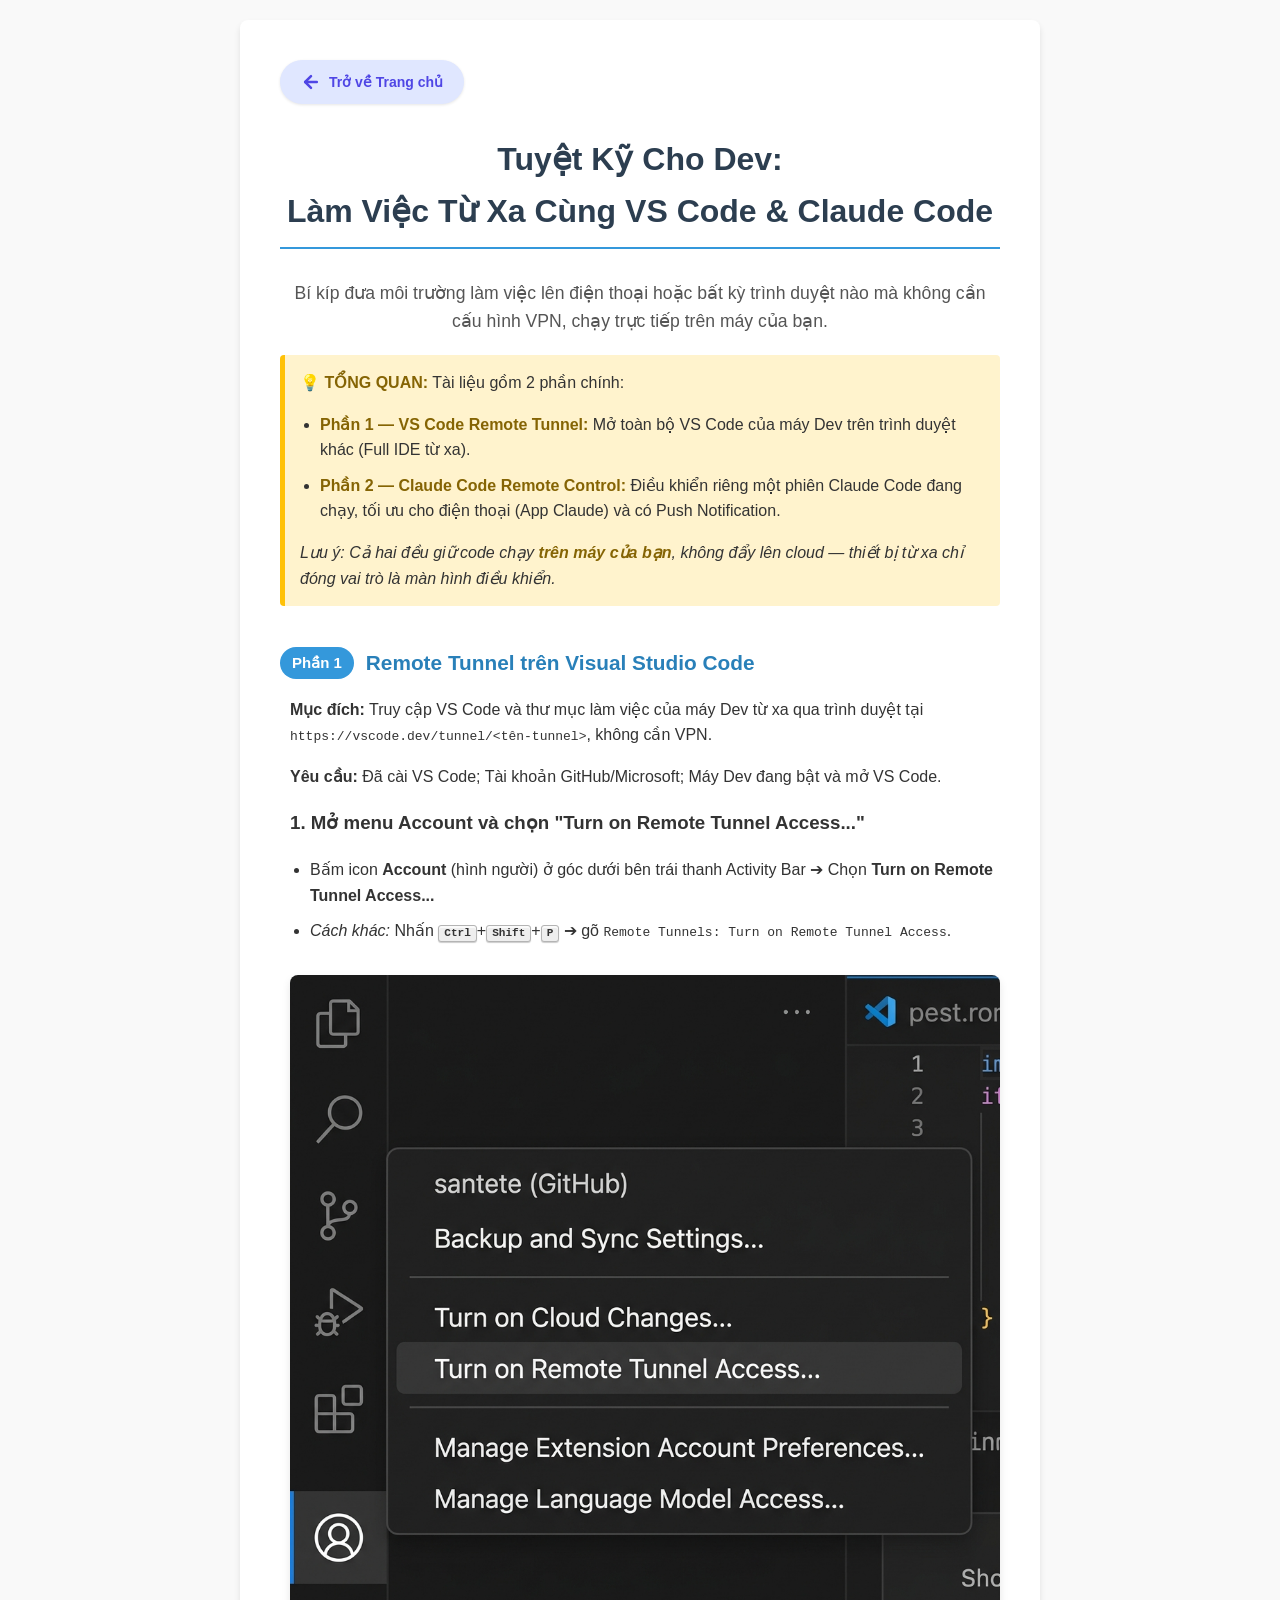
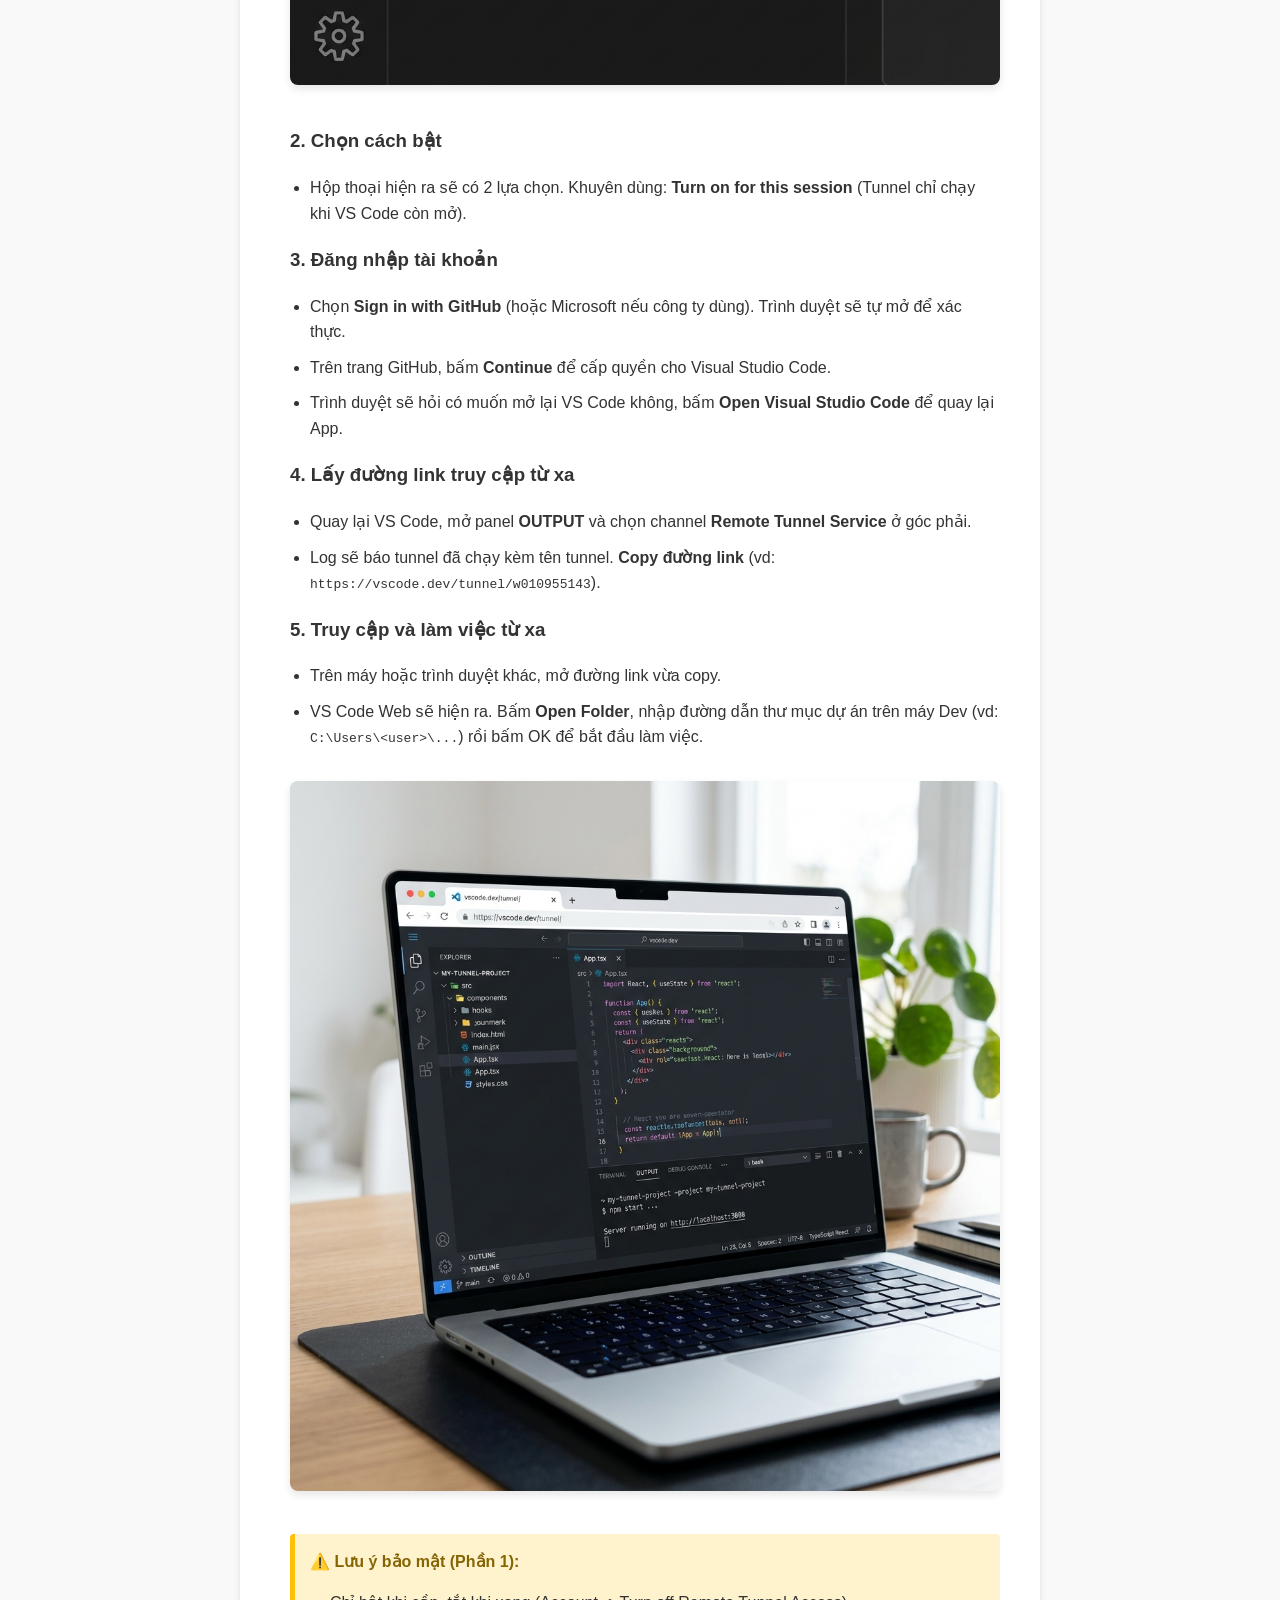
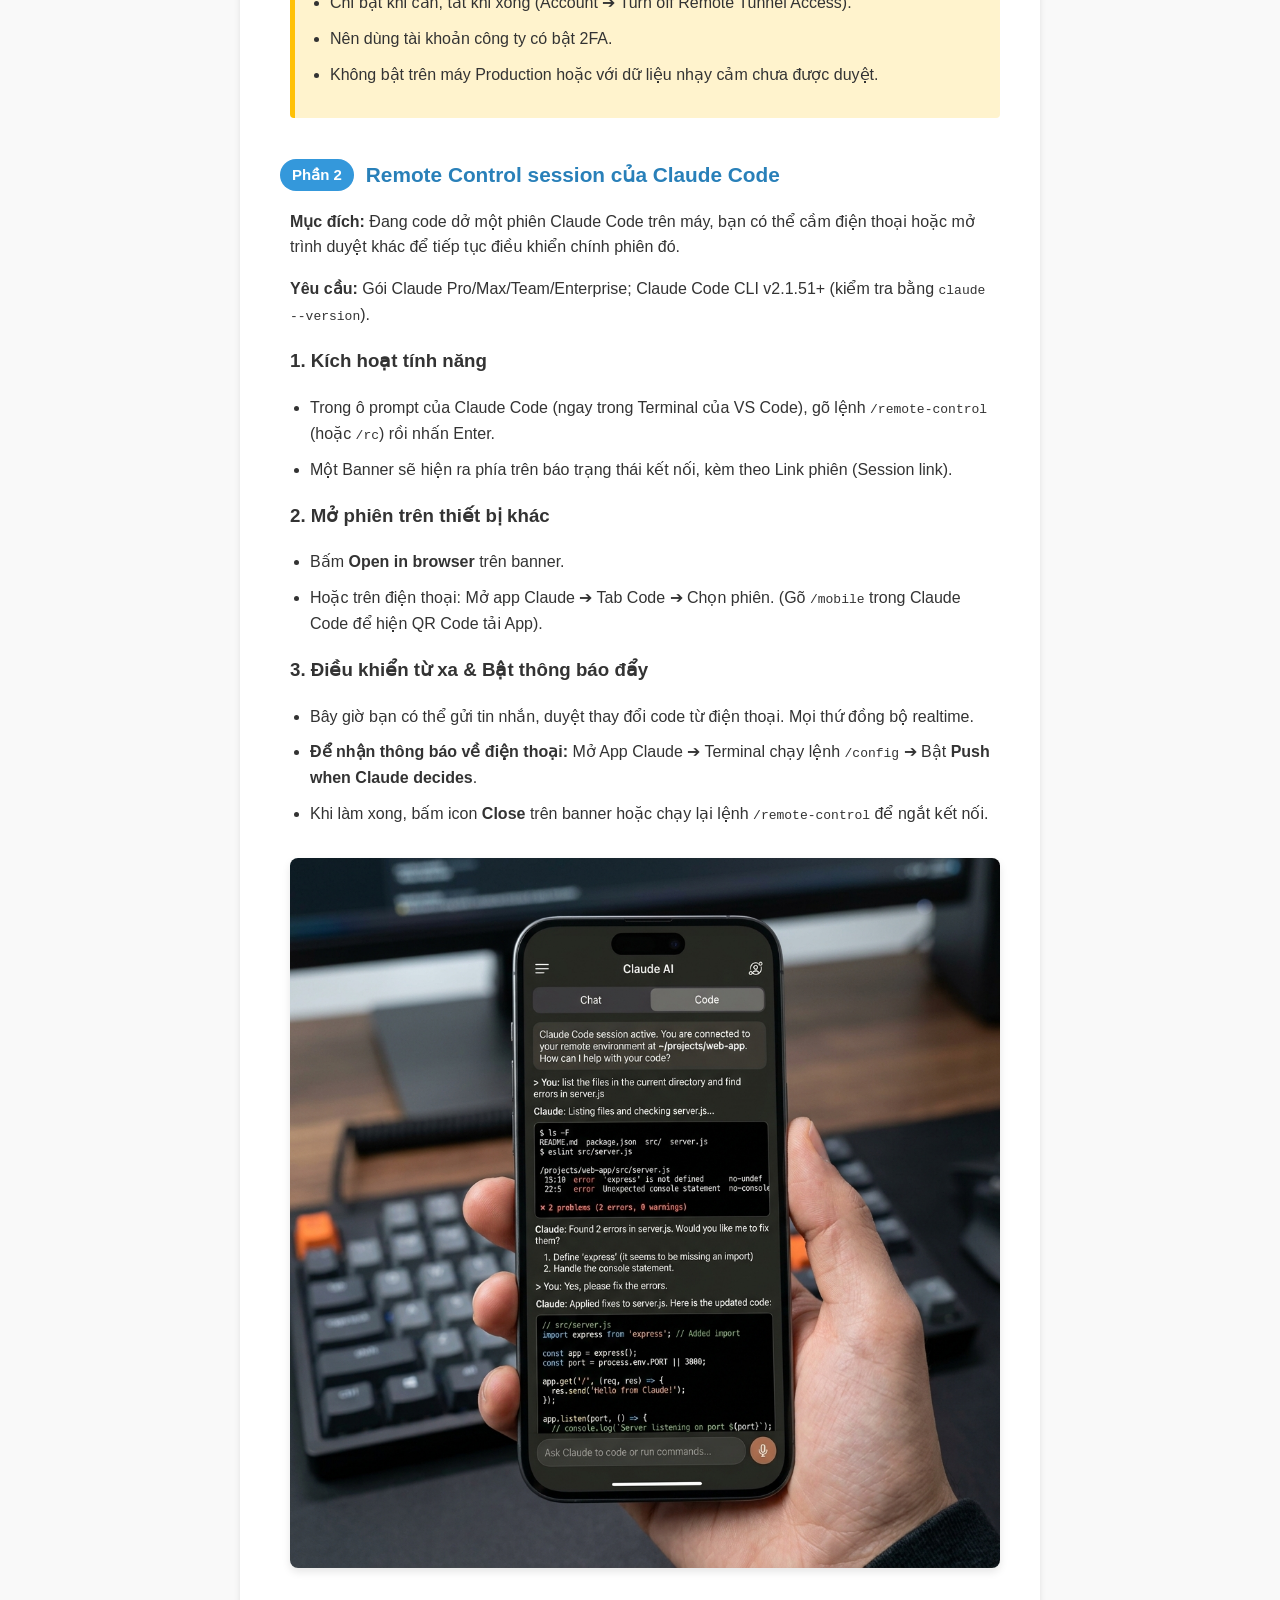
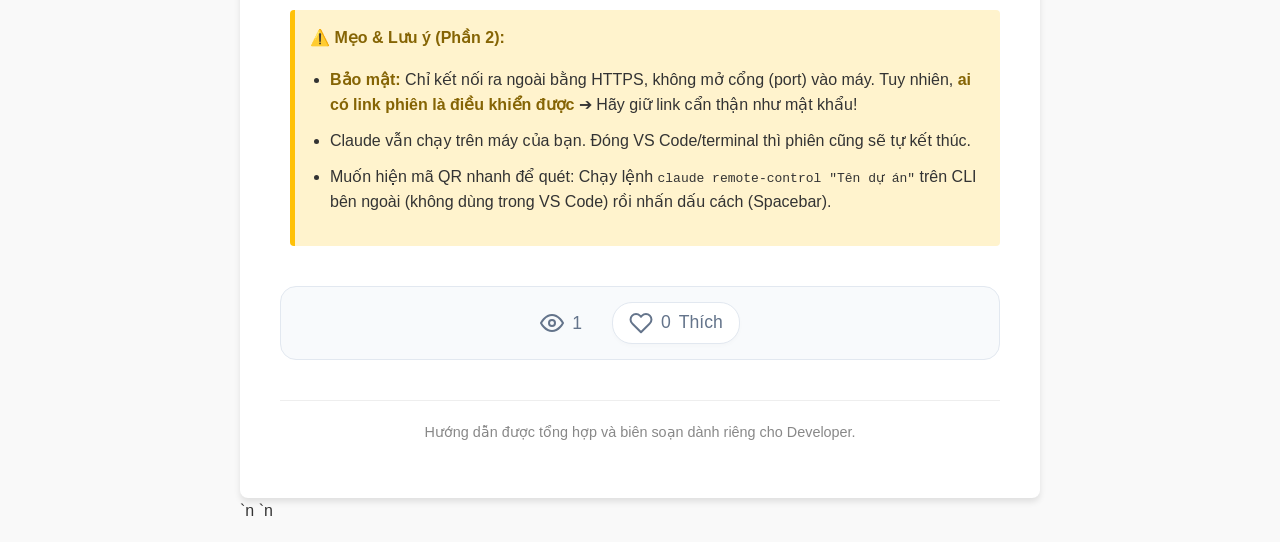
<file: guides/vscode-claude/vscode-claude-remote.html>
<!DOCTYPE html>
<html lang="vi">
<head>
    <meta charset="UTF-8">
    <title>Hướng Dẫn Dev: Làm Việc Từ Xa Với VS Code & Claude Code</title>
    <link rel="icon" type="image/png" href="../../assets/images/favicon.png">
    <link rel="stylesheet" href="../../assets/css/guide.css?v=4">
</head>
<body>
    <div class="container">
        <nav class="breadcrumb">
            <a href="../../index.html" class="back-link">
                <svg width="20" height="20" viewBox="0 0 24 24" fill="none" stroke="currentColor" stroke-width="3" stroke-linecap="round" stroke-linejoin="round">
                    <line x1="19" y1="12" x2="5" y2="12"></line>
                    <polyline points="12 19 5 12 12 5"></polyline>
                </svg>
                Trở về Trang chủ
            </a>
        </nav>
        <h1>Tuyệt Kỹ Cho Dev:<br>Làm Việc Từ Xa Cùng VS Code & Claude Code</h1>
        <p style="text-align: center; font-size: 1.1em; color: #555;">Bí kíp đưa môi trường làm việc lên điện thoại hoặc bất kỳ trình duyệt nào mà không cần cấu hình VPN, chạy trực tiếp trên máy của bạn.</p>

        <div class="important-note">
            <strong>💡 TỔNG QUAN:</strong> Tài liệu gồm 2 phần chính:
            <ul>
                <li><strong>Phần 1 — VS Code Remote Tunnel:</strong> Mở toàn bộ VS Code của máy Dev trên trình duyệt khác (Full IDE từ xa).</li>
                <li><strong>Phần 2 — Claude Code Remote Control:</strong> Điều khiển riêng một phiên Claude Code đang chạy, tối ưu cho điện thoại (App Claude) và có Push Notification.</li>
            </ul>
            <em>Lưu ý: Cả hai đều giữ code chạy <strong>trên máy của bạn</strong>, không đẩy lên cloud — thiết bị từ xa chỉ đóng vai trò là màn hình điều khiển.</em>
        </div>

        <h2><span>Phần 1</span> Remote Tunnel trên Visual Studio Code</h2>
        <div class="step">
            <p><strong>Mục đích:</strong> Truy cập VS Code và thư mục làm việc của máy Dev từ xa qua trình duyệt tại <code>https://vscode.dev/tunnel/&lt;tên-tunnel&gt;</code>, không cần VPN.</p>
            <p><strong>Yêu cầu:</strong> Đã cài VS Code; Tài khoản GitHub/Microsoft; Máy Dev đang bật và mở VS Code.</p>
            
            <h3>1. Mở menu Account và chọn "Turn on Remote Tunnel Access..."</h3>
            <ul>
                <li>Bấm icon <strong>Account</strong> (hình người) ở góc dưới bên trái thanh Activity Bar ➔ Chọn <strong>Turn on Remote Tunnel Access...</strong></li>
                <li><em>Cách khác:</em> Nhấn <kbd>Ctrl</kbd>+<kbd>Shift</kbd>+<kbd>P</kbd> ➔ gõ <code>Remote Tunnels: Turn on Remote Tunnel Access</code>.</li>
            </ul>
            <p style="text-align: center;"><img src="../../assets/images/vscode_remote_tunnel.png" alt="Bật Remote Tunnel trên VS Code" style="max-width: 100%; border-radius: 8px; margin: 15px 0; box-shadow: 0 4px 8px rgba(0,0,0,0.1);"></p>

            <h3>2. Chọn cách bật</h3>
            <ul>
                <li>Hộp thoại hiện ra sẽ có 2 lựa chọn. Khuyên dùng: <strong>Turn on for this session</strong> (Tunnel chỉ chạy khi VS Code còn mở).</li>
            </ul>

            <h3>3. Đăng nhập tài khoản</h3>
            <ul>
                <li>Chọn <strong>Sign in with GitHub</strong> (hoặc Microsoft nếu công ty dùng). Trình duyệt sẽ tự mở để xác thực.</li>
                <li>Trên trang GitHub, bấm <strong>Continue</strong> để cấp quyền cho Visual Studio Code.</li>
                <li>Trình duyệt sẽ hỏi có muốn mở lại VS Code không, bấm <strong>Open Visual Studio Code</strong> để quay lại App.</li>
            </ul>

            <h3>4. Lấy đường link truy cập từ xa</h3>
            <ul>
                <li>Quay lại VS Code, mở panel <strong>OUTPUT</strong> và chọn channel <strong>Remote Tunnel Service</strong> ở góc phải.</li>
                <li>Log sẽ báo tunnel đã chạy kèm tên tunnel. <strong>Copy đường link</strong> (vd: <code>https://vscode.dev/tunnel/w010955143</code>).</li>
            </ul>

            <h3>5. Truy cập và làm việc từ xa</h3>
            <ul>
                <li>Trên máy hoặc trình duyệt khác, mở đường link vừa copy.</li>
                <li>VS Code Web sẽ hiện ra. Bấm <strong>Open Folder</strong>, nhập đường dẫn thư mục dự án trên máy Dev (vd: <code>C:\Users\&lt;user&gt;\...</code>) rồi bấm OK để bắt đầu làm việc.</li>
            </ul>
            <p style="text-align: center;"><img src="../../assets/images/vscode_dev_web.png" alt="Giao diện vscode.dev trên trình duyệt" style="max-width: 100%; border-radius: 8px; margin: 15px 0; box-shadow: 0 4px 8px rgba(0,0,0,0.1);"></p>

            <div class="important-note" style="background-color: #fff3cd; border-left-color: #ffc107;">
                <strong>⚠️ Lưu ý bảo mật (Phần 1):</strong>
                <ul>
                    <li>Chỉ bật khi cần, tắt khi xong (Account ➔ Turn off Remote Tunnel Access).</li>
                    <li>Nên dùng tài khoản công ty có bật 2FA.</li>
                    <li>Không bật trên máy Production hoặc với dữ liệu nhạy cảm chưa được duyệt.</li>
                </ul>
            </div>
        </div>

        <h2><span>Phần 2</span> Remote Control session của Claude Code</h2>
        <div class="step">
            <p><strong>Mục đích:</strong> Đang code dở một phiên Claude Code trên máy, bạn có thể cầm điện thoại hoặc mở trình duyệt khác để tiếp tục điều khiển chính phiên đó.</p>
            <p><strong>Yêu cầu:</strong> Gói Claude Pro/Max/Team/Enterprise; Claude Code CLI v2.1.51+ (kiểm tra bằng <code>claude --version</code>).</p>
            
            <h3>1. Kích hoạt tính năng</h3>
            <ul>
                <li>Trong ô prompt của Claude Code (ngay trong Terminal của VS Code), gõ lệnh <code>/remote-control</code> (hoặc <code>/rc</code>) rồi nhấn Enter.</li>
                <li>Một Banner sẽ hiện ra phía trên báo trạng thái kết nối, kèm theo Link phiên (Session link).</li>
            </ul>

            <h3>2. Mở phiên trên thiết bị khác</h3>
            <ul>
                <li>Bấm <strong>Open in browser</strong> trên banner.</li>
                <li>Hoặc trên điện thoại: Mở app Claude ➔ Tab Code ➔ Chọn phiên. (Gõ <code>/mobile</code> trong Claude Code để hiện QR Code tải App).</li>
            </ul>

            <h3>3. Điều khiển từ xa & Bật thông báo đẩy</h3>
            <ul>
                <li>Bây giờ bạn có thể gửi tin nhắn, duyệt thay đổi code từ điện thoại. Mọi thứ đồng bộ realtime.</li>
                <li><strong>Để nhận thông báo về điện thoại:</strong> Mở App Claude ➔ Terminal chạy lệnh <code>/config</code> ➔ Bật <strong>Push when Claude decides</strong>.</li>
                <li>Khi làm xong, bấm icon <strong>Close</strong> trên banner hoặc chạy lại lệnh <code>/remote-control</code> để ngắt kết nối.</li>
            </ul>
            <p style="text-align: center;"><img src="../../assets/images/claude_code_mobile.png" alt="Điều khiển Claude Code từ xa qua điện thoại" style="max-width: 100%; border-radius: 8px; margin: 15px 0; box-shadow: 0 4px 8px rgba(0,0,0,0.1);"></p>

            <div class="important-note" style="background-color: #fff3cd; border-left-color: #ffc107;">
                <strong>⚠️ Mẹo & Lưu ý (Phần 2):</strong>
                <ul>
                    <li><strong>Bảo mật:</strong> Chỉ kết nối ra ngoài bằng HTTPS, không mở cổng (port) vào máy. Tuy nhiên, <strong>ai có link phiên là điều khiển được</strong> ➔ Hãy giữ link cẩn thận như mật khẩu!</li>
                    <li>Claude vẫn chạy trên máy của bạn. Đóng VS Code/terminal thì phiên cũng sẽ tự kết thúc.</li>
                    <li>Muốn hiện mã QR nhanh để quét: Chạy lệnh <code>claude remote-control "Tên dự án"</code> trên CLI bên ngoài (không dùng trong VS Code) rồi nhấn dấu cách (Spacebar).</li>
                </ul>
            </div>
        </div>

        <div class="interaction-bar">
            <div class="interaction-item" title="Lượt xem">
                <svg width="24" height="24" viewBox="0 0 24 24" fill="none" stroke="currentColor" stroke-width="2" stroke-linecap="round" stroke-linejoin="round">
                    <path d="M1 12s4-8 11-8 11 8 11 8-4 8-11 8-11-8-11-8z"></path>
                    <circle cx="12" cy="12" r="3"></circle>
                </svg>
                <span id="viewCount">...</span>
            </div>
            <button id="likeBtn" class="interaction-btn" title="Thích bài viết">
                <svg width="24" height="24" viewBox="0 0 24 24" fill="none" stroke="currentColor" stroke-width="2" stroke-linecap="round" stroke-linejoin="round">
                    <path d="M20.84 4.61a5.5 5.5 0 0 0-7.78 0L12 5.67l-1.06-1.06a5.5 5.5 0 0 0-7.78 7.78l1.06 1.06L12 21.23l7.78-7.78 1.06-1.06a5.5 5.5 0 0 0 0-7.78z"></path>
                </svg>
                <span id="likeCount">...</span> Thích
            </button>
        </div>
        
        <hr style="border: 0; border-top: 1px solid #eee; margin: 40px 0 20px;">
        <p style="text-align: center; color: #888; font-size: 0.9em;">Hướng dẫn được tổng hợp và biên soạn dành riêng cho Developer.</p>
    </div>

    <!-- Nút Lên Đầu Trang -->
    <button id="backToTop" class="back-to-top" aria-label="Lên đầu trang">
        <svg width="20" height="20" viewBox="0 0 24 24" fill="none" stroke="currentColor" stroke-width="3" stroke-linecap="round" stroke-linejoin="round">
            <polyline points="18 15 12 9 6 15"></polyline>
        </svg>
        <span>Lên Đầu Trang</span>
    </button>

    <script src="../../data.js"></script>`n    <script src="../../assets/js/guide.js?v=2"></script>
    <script src="../../assets/js/sync-engine.js"></script>`n    <script src="../../assets/js/interaction.js"></script>
</body>
</html>
</file>
<file: assets/css/main.css>
/* CSS cho Trang chủ User Guidelines Hub */
:root {
    --primary-color: #3b82f6;
    --primary-hover: #2563eb;
    --bg-color: #f3f4f6;
    --card-bg: #ffffff;
    --text-main: #1f2937;
    --text-muted: #6b7280;
    --glass-bg: rgba(255, 255, 255, 0.8);
}

body {
    font-family: 'Inter', -apple-system, BlinkMacSystemFont, 'Segoe UI', Roboto, Helvetica, Arial, sans-serif;
    background-color: var(--bg-color);
    color: var(--text-main);
    margin: 0;
    padding: 0;
    line-height: 1.5;
}

.header {
    background: linear-gradient(rgba(10, 15, 30, 0.6), rgba(20, 40, 100, 0.6)), url('../images/hero-bg.png') center/cover no-repeat;
    color: white;
    padding: 60px 20px;
    text-align: center;
    position: relative;
    box-shadow: inset 0 -10px 20px -10px rgba(0,0,0,0.5);
    border-bottom: 2px solid rgba(59, 130, 246, 0.5);
}

@keyframes shine {
    to { background-position: 200% center; }
}

.header h1 {
    font-size: 2.5rem;
    margin: 0 0 10px 0;
    font-weight: 800;
    letter-spacing: -0.025em;
    background: linear-gradient(to right, #fff 20%, #60a5fa 40%, #60a5fa 60%, #fff 80%);
    background-size: 200% auto;
    color: transparent;
    -webkit-background-clip: text;
    background-clip: text;
    animation: shine 4s linear infinite;
    text-shadow: 0 0 30px rgba(96, 165, 250, 0.5);
}

.header p {
    font-size: 1.1rem;
    color: #e2e8f0;
    max-width: 600px;
    margin: 0 auto 30px auto;
    text-shadow: 0 2px 4px rgba(0,0,0,0.8);
}

.search-container {
    max-width: 600px;
    margin: 0 auto;
    position: relative;
}

.search-input {
    width: 100%;
    padding: 18px 24px 18px 54px;
    font-size: 1.15rem;
    border: 2px solid rgba(255, 255, 255, 0.2);
    background: rgba(255, 255, 255, 0.95);
    border-radius: 9999px;
    box-shadow: 0 10px 25px -5px rgba(0, 0, 0, 0.3), 0 0 20px rgba(59, 130, 246, 0.4);
    outline: none;
    transition: all 0.3s cubic-bezier(0.4, 0, 0.2, 1);
    box-sizing: border-box;
    backdrop-filter: blur(10px);
}

.search-input:focus {
    background: #ffffff;
    border-color: #3b82f6;
    box-shadow: 0 10px 30px -5px rgba(0, 0, 0, 0.4), 0 0 30px rgba(59, 130, 246, 0.6);
    transform: translateY(-3px);
}

.search-icon {
    position: absolute;
    left: 20px;
    top: 50%;
    transform: translateY(-50%);
    color: #3b82f6;
    width: 22px;
    height: 22px;
}

.main-content {
    max-width: 1200px;
    margin: 40px auto;
    padding: 0 20px;
}

.section-title {
    font-size: 1.5rem;
    font-weight: 700;
    margin-bottom: 20px;
    color: var(--text-main);
    display: flex;
    align-items: center;
    gap: 10px;
}

.guides-grid {
    display: grid;
    grid-template-columns: repeat(auto-fill, minmax(300px, 1fr));
    gap: 24px;
}

.guide-card {
    background: var(--card-bg);
    border-radius: 16px;
    padding: 24px;
    text-decoration: none;
    color: inherit;
    box-shadow: 0 4px 6px -1px rgba(0,0,0,0.05);
    transition: all 0.3s cubic-bezier(0.4, 0, 0.2, 1);
    border: 1px solid #e5e7eb;
    display: flex;
    flex-direction: column;
}

.guide-card:hover {
    transform: translateY(-5px);
    box-shadow: 0 12px 20px -3px rgba(0,0,0,0.1);
    border-color: var(--primary-color);
}

.guide-category {
    font-size: 0.75rem;
    text-transform: uppercase;
    letter-spacing: 0.05em;
    font-weight: 700;
    color: var(--primary-color);
    margin-bottom: 8px;
}

.guide-title {
    font-size: 1.25rem;
    font-weight: 700;
    margin: 0 0 12px 0;
    line-height: 1.3;
}

.guide-desc {
    color: var(--text-muted);
    font-size: 0.95rem;
    flex-grow: 1;
    margin: 0 0 16px 0;
}

.guide-tags {
    display: flex;
    gap: 8px;
    flex-wrap: wrap;
}

.tag {
    background: #f3f4f6;
    color: #4b5563;
    padding: 4px 10px;
    border-radius: 9999px;
    font-size: 0.75rem;
    font-weight: 500;
}

.no-results {
    grid-column: 1 / -1;
    text-align: center;
    padding: 40px;
    color: var(--text-muted);
    background: white;
    border-radius: 12px;
    border: 1px dashed #cbd5e1;
}

.guide-stats {
    display: flex;
    gap: 15px;
    margin-top: 15px;
    padding-top: 15px;
    border-top: 1px solid #f1f5f9;
    font-size: 0.9rem;
    color: #94a3b8;
}

.guide-stat-item {
    display: flex;
    align-items: center;
    gap: 5px;
}

.guide-stat-item svg {
    width: 16px;
    height: 16px;
}

.guide-stat-item.liked svg {
    fill: #ef4444;
    color: #ef4444;
}
.guide-stat-item.liked {
    color: #ef4444;
}
</file>
<file: assets/css/guide.css>
body { font-family: 'Segoe UI', Tahoma, Geneva, Verdana, sans-serif; line-height: 1.6; color: #333; max-width: 800px; margin: 0 auto; padding: 20px; background-color: #f9f9f9; }
.container { background-color: #fff; padding: 40px; border-radius: 8px; box-shadow: 0 4px 6px rgba(0,0,0,0.1); position: relative; }
.breadcrumb { margin-bottom: 30px; }
.back-link { display: inline-flex; align-items: center; gap: 8px; color: #4f46e5; text-decoration: none; font-weight: 600; font-size: 14px; transition: all 0.3s cubic-bezier(0.4, 0, 0.2, 1); background: #e0e7ff; padding: 10px 20px; border-radius: 999px; border: 1px solid transparent; box-shadow: 0 1px 3px rgba(0,0,0,0.1); }
.back-link:hover { color: #312e81; background: #c7d2fe; transform: translateX(-5px); box-shadow: 0 4px 6px rgba(0,0,0,0.1); border-color: #a5b4fc; }
.back-link svg { transition: transform 0.3s; }
.back-link:hover svg { transform: translateX(-3px); }
h1 { color: #2c3e50; text-align: center; border-bottom: 2px solid #3498db; padding-bottom: 10px; margin-bottom: 30px;}
h2 { color: #2980b9; margin-top: 40px; display: flex; align-items: center; font-size: 1.3em;}
h2 span { background-color: #3498db; color: white; border-radius: 20px; min-width: 32px; height: 32px; padding: 0 12px; box-sizing: border-box; display: inline-flex; justify-content: center; align-items: center; margin-right: 12px; font-size: 15px; font-weight: bold; white-space: nowrap; }
.step { margin-bottom: 20px; padding-left: 10px;}
ul { padding-left: 20px; }
li { margin-bottom: 10px; }
.important-note { background-color: #fff3cd; border-left: 5px solid #ffc107; padding: 15px; margin: 20px 0; border-radius: 4px; }
.important-note strong { color: #856404; }
.pro-tip { background-color: #d1ecf1; border-left: 5px solid #17a2b8; padding: 15px; margin: 20px 0; border-radius: 4px; }
.img-placeholder { width: 100%; height: 250px; background-color: #f1f3f5; border: 2px dashed #ced4da; display: flex; justify-content: center; align-items: center; color: #6c757d; font-style: italic; margin: 20px 0; border-radius: 8px; flex-direction: column; text-align: center; padding: 20px; box-sizing: border-box;}
.img-placeholder svg { width: 48px; height: 48px; margin-bottom: 10px; opacity: 0.5; color: #adb5bd;}
kbd { background-color: #eee; border-radius: 3px; border: 1px solid #b4b4b4; box-shadow: 0 1px 1px rgba(0,0,0,.2), 0 2px 0 0 rgba(255,255,255,.7) inset; color: #333; display: inline-block; font-size: .85em; font-weight: 700; line-height: 1; padding: 2px 5px; white-space: nowrap; }

/* Các class Mockup UI */
.mockup-wrapper { background: #f8f9fa; border: 1px solid #e9ecef; border-radius: 12px; padding: 30px; margin: 20px 0; display: flex; justify-content: center; align-items: center; box-shadow: inset 0 2px 4px rgba(0,0,0,0.02); }
.chrome-store { background: white; border-radius: 8px; box-shadow: 0 4px 12px rgba(0,0,0,0.1); padding: 20px; display: flex; align-items: center; gap: 20px; width: 100%; max-width: 500px; border: 1px solid #ddd; }
.ext-icon-mock { width: 64px; height: 64px; background: #333; color: white; font-size: 32px; font-weight: bold; display: flex; justify-content: center; align-items: center; border-radius: 12px; }
.ext-details h3 { margin: 0 0 5px 0; font-size: 18px; color: #333; border: none; padding: 0; }
.ext-details p { margin: 0; font-size: 13px; color: #666; }
.btn-add-chrome { background: #1a73e8; color: white; border: none; padding: 10px 20px; border-radius: 20px; font-weight: bold; font-size: 14px; cursor: pointer; box-shadow: 0 1px 3px rgba(0,0,0,0.2); animation: pulse-blue 2s infinite; }

.ext-setting { background: white; border-radius: 8px; box-shadow: 0 4px 12px rgba(0,0,0,0.1); width: 100%; max-width: 500px; border: 1px solid #ddd; overflow: hidden; }
.ext-setting-header { background: #f1f3f4; padding: 12px 20px; font-weight: bold; border-bottom: 1px solid #ddd; display: flex; align-items: center; gap: 10px; }
.ext-setting-body { padding: 0; }
.setting-row { padding: 15px 20px; display: flex; justify-content: space-between; align-items: center; border-bottom: 1px solid #eee; }
.setting-row.highlight { background: #fff8e1; border: 2px solid #ffc107; position: relative; }
.setting-row.highlight::after { content: 'BẬT MỤC NÀY'; position: absolute; top: -12px; right: 15px; background: #ffc107; color: #000; font-size: 11px; font-weight: bold; padding: 2px 8px; border-radius: 10px; }
.setting-text strong { display: block; color: #202124; font-size: 14px; }
.setting-text span { font-size: 12px; color: #5f6368; }
.toggle-switch { width: 36px; height: 20px; background: #1a73e8; border-radius: 10px; position: relative; }
.toggle-switch::after { content: ''; position: absolute; width: 16px; height: 16px; background: white; border-radius: 50%; top: 2px; right: 2px; box-shadow: 0 1px 2px rgba(0,0,0,0.2); }
.toggle-switch.off { background: #ccc; }
.toggle-switch.off::after { left: 2px; right: auto; }

/* Markdown Viewer Settings Mockup */
.md-settings-mockup { width: 100%; max-width: 750px; background: #fff; box-shadow: 0 4px 12px rgba(0,0,0,0.1); border-radius: 4px; overflow: hidden; border: 1px solid #ddd; font-family: monospace, sans-serif; }
.md-settings-header { background: #22252a; color: #fff; padding: 10px 20px; display: flex; justify-content: space-between; align-items: center; font-family: monospace; font-size: 16px; }
.md-settings-nav span { margin-left: 15px; color: #aaa; cursor: pointer; font-size: 14px; }
.md-settings-nav span.active { color: #fff; border-bottom: 2px solid #fff; padding-bottom: 2px; }
.md-settings-body { padding: 30px; display: flex; gap: 30px; flex-wrap: wrap; }
.md-column { flex: 1; min-width: 180px; border-left: 3px solid #6c7d88; padding-left: 15px; }
.md-column h3 { font-size: 20px; font-weight: normal; margin-top: 0; color: #333; font-family: monospace; }
.md-box { background: #fafafa; padding: 15px; border-radius: 4px; border: 1px solid #f0f0f0; }
.md-row { display: flex; justify-content: space-between; align-items: center; margin-bottom: 15px; font-size: 13px; font-family: monospace; }
.md-row:last-child { margin-bottom: 0; }
.md-select { background: #e9e9e9; border: 1px solid #ddd; padding: 5px 10px; border-radius: 4px; width: 90px; font-family: monospace; font-size: 11px; font-weight: bold; }
.md-select.wide { width: 100%; box-sizing: border-box; margin-bottom: 15px; }
.md-toggle { width: 34px; height: 14px; background: #c5ced5; border-radius: 7px; position: relative; margin-right: 10px; flex-shrink: 0;}
.md-toggle::after { content: ''; position: absolute; width: 20px; height: 20px; background: #fff; border-radius: 50%; top: -3px; left: -2px; box-shadow: 0 1px 3px rgba(0,0,0,0.3); }
.md-toggle.on { background: #6c7d88; }
.md-toggle.on::after { left: auto; right: -2px; background: #6c7d88; border: 2px solid #fff; }
.md-toggle-row { display: flex; align-items: center; margin-bottom: 15px; font-size: 14px; font-family: monospace; color: #333; }
.md-toggle-row:last-child { margin-bottom: 0; }
.highlight-border { border: 2px dashed #ff5722; position: relative; }
.highlight-border::before { content: 'CHÚ Ý MỤC NÀY'; position: absolute; top: -12px; right: -5px; background: #ff5722; color: #fff; font-size: 10px; padding: 2px 6px; border-radius: 4px; font-family: sans-serif; font-weight: bold; z-index: 2; }

.drag-mockup { display: flex; align-items: center; gap: 30px; padding: 20px; }
.desktop-folder { width: 100px; height: 120px; background: white; border: 1px solid #ccc; border-radius: 6px; padding: 10px; box-shadow: 0 2px 5px rgba(0,0,0,0.1); display: flex; flex-direction: column; align-items: center; justify-content: center; }
.file-md { width: 40px; height: 50px; background: #1a73e8; color: white; border-radius: 4px; display: flex; align-items: center; justify-content: center; font-weight: bold; position: relative; animation: move-file 2.5s infinite; z-index: 10; font-size: 12px; }
.file-md::after { content: ''; position: absolute; top: 0; right: 0; border-width: 0 12px 12px 0; border-style: solid; border-color: #fff #fff rgba(255,255,255,0.4) rgba(255,255,255,0.4); background: rgba(255,255,255,0.4); display: block; width: 0; height: 0; border-radius: 0 4px 0 0; }
.browser-window-mock { width: 220px; height: 160px; background: white; border: 1px solid #ccc; border-radius: 6px; box-shadow: 0 4px 10px rgba(0,0,0,0.1); display: flex; flex-direction: column; overflow: hidden; }
.browser-top { height: 24px; background: #e0e0e0; display: flex; align-items: center; padding: 0 10px; gap: 5px; }
.browser-dot { width: 10px; height: 10px; border-radius: 50%; background: #ff5f56; }
.browser-dot:nth-child(2) { background: #ffbd2e; }
.browser-dot:nth-child(3) { background: #27c93f; }
.browser-body { flex: 1; background: #f8f9fa; display: flex; align-items: center; justify-content: center; border: 2px dashed #1a73e8; margin: 10px; border-radius: 6px; color: #1a73e8; font-weight: bold; font-size: 14px; text-align: center; padding: 10px; }

@keyframes pulse-blue { 0% { box-shadow: 0 0 0 0 rgba(26, 115, 232, 0.4); } 70% { box-shadow: 0 0 0 10px rgba(26, 115, 232, 0); } 100% { box-shadow: 0 0 0 0 rgba(26, 115, 232, 0); } }
@keyframes move-file { 0% { transform: translate(0, 0); } 50% { transform: translate(140px, 0) scale(1.1); } 100% { transform: translate(0, 0); } }

/* Nút Back To Top */
.back-to-top {
    position: fixed;
    bottom: 40px;
    right: 40px;
    padding: 12px 24px;
    border-radius: 999px;
    background-color: #2563eb;
    color: white;
    border: none;
    box-shadow: 0 10px 15px -3px rgba(37, 99, 235, 0.4);
    cursor: pointer;
    display: flex;
    justify-content: center;
    align-items: center;
    gap: 8px;
    font-weight: bold;
    font-size: 15px;
    opacity: 0;
    visibility: hidden;
    transform: translateY(20px);
    transition: all 0.3s cubic-bezier(0.4, 0, 0.2, 1);
    z-index: 9999;
}
.back-to-top.show {
    opacity: 1;
    visibility: visible;
    transform: translateY(0);
}
.back-to-top:hover {
    background-color: #1d4ed8;
    transform: translateY(-5px);
    box-shadow: 0 14px 20px -3px rgba(37, 99, 235, 0.5);
}

/* Interaction Bar */
.interaction-bar {
    display: flex;
    justify-content: center;
    align-items: center;
    gap: 30px;
    margin: 40px 0 20px 0;
    padding: 15px;
    background: #f8fafc;
    border-radius: 16px;
    border: 1px solid #e2e8f0;
}

.interaction-item {
    display: flex;
    align-items: center;
    gap: 8px;
    font-size: 1.1em;
    color: #64748b;
    font-weight: 500;
}

.interaction-btn {
    background: white;
    border: 1px solid #e2e8f0;
    cursor: pointer;
    display: flex;
    align-items: center;
    gap: 8px;
    font-size: 1.1em;
    color: #64748b;
    font-weight: 500;
    padding: 8px 16px;
    border-radius: 20px;
    transition: all 0.3s cubic-bezier(0.4, 0, 0.2, 1);
    box-shadow: 0 2px 4px rgba(0,0,0,0.02);
}

.interaction-btn:hover {
    background: #f1f5f9;
    color: #334155;
    border-color: #cbd5e1;
    transform: translateY(-2px);
}

.interaction-btn svg {
    transition: transform 0.2s cubic-bezier(0.175, 0.885, 0.32, 1.275);
}

.interaction-btn.liked {
    color: #ef4444;
    border-color: #fca5a5;
    background: #fef2f2;
}

.interaction-btn.liked svg {
    fill: #ef4444;
    color: #ef4444;
    animation: heartPulse 0.4s ease-in-out;
}

@keyframes heartPulse {
    0% { transform: scale(1); }
    50% { transform: scale(1.4); }
    100% { transform: scale(1); }
}
</file>
